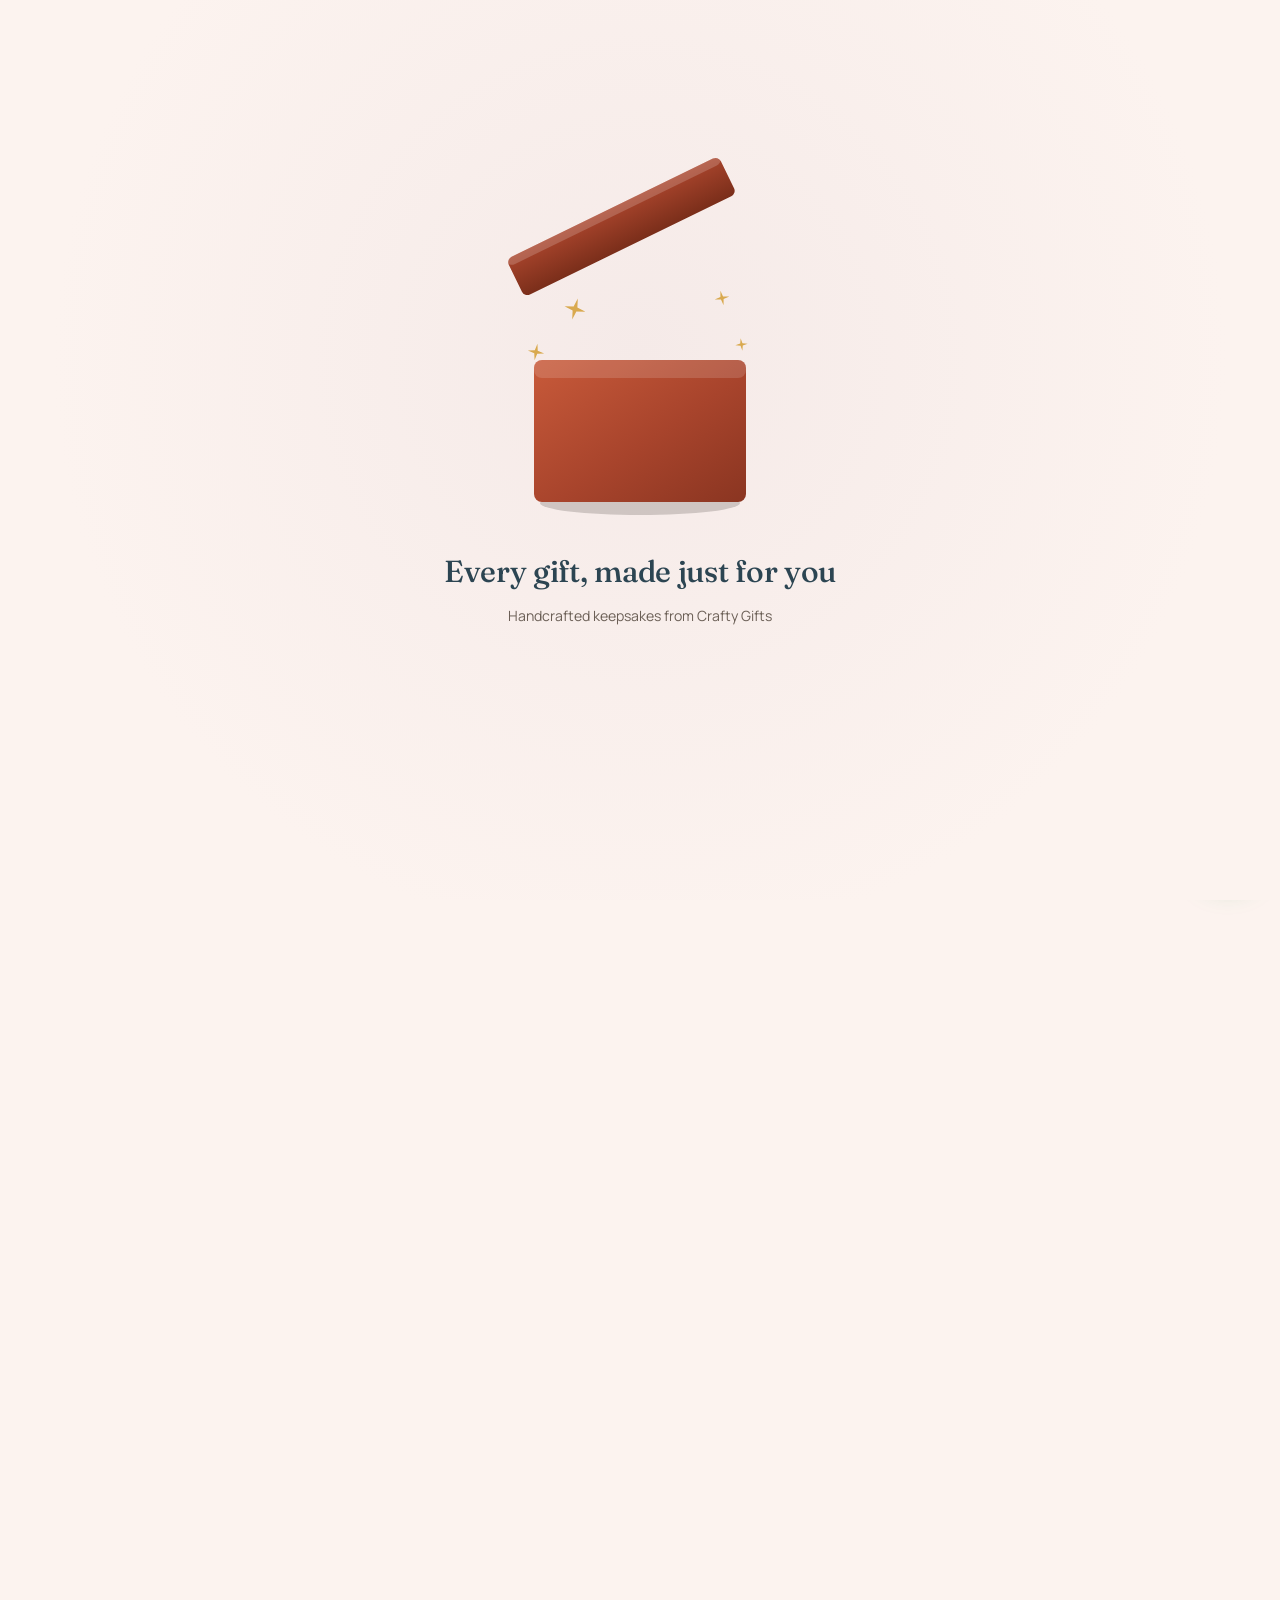
<file: index.html>
<!DOCTYPE html>
<html lang="en">
<head>
<meta charset="UTF-8">
<meta name="viewport" content="width=device-width, initial-scale=1.0">
<title>Crafty Gifts — Custom Engraved Keepsakes, Portsaid</title>
<meta name="description" content="Custom engraved acrylic plaques, keepsakes and gifts, handmade in Portsaid, Egypt. Graduation, baby, wedding, and corporate gifts made to order.">
<link rel="stylesheet" href="assets/css/style.css">
</head>
<body data-page="home">

<div id="pageIntro" class="page-intro">
  <div class="intro-stage">
    <svg class="intro-shadow" width="220" height="30" viewBox="0 0 220 30"><ellipse cx="110" cy="15" rx="100" ry="12" fill="rgba(23,17,13,0.18)"/></svg>

    <svg class="intro-box-body" width="220" height="150" viewBox="0 0 220 150">
      <defs>
        <linearGradient id="boxGrad" x1="0" y1="0" x2="1" y2="1">
          <stop offset="0%" stop-color="#c85a3a"/>
          <stop offset="55%" stop-color="#a8442c"/>
          <stop offset="100%" stop-color="#8a3521"/>
        </linearGradient>
      </defs>
      <rect x="4" y="4" width="212" height="142" rx="8" fill="url(#boxGrad)"/>
      <rect x="4" y="4" width="212" height="18" rx="8" fill="#ffffff" opacity="0.14"/>
    </svg>

    <svg class="intro-ribbon-v" width="34" height="150" viewBox="0 0 34 150">
      <defs>
        <linearGradient id="ribbonGradV" x1="0" y1="0" x2="1" y2="0">
          <stop offset="0%" stop-color="#16262e"/>
          <stop offset="45%" stop-color="#3d5866"/>
          <stop offset="55%" stop-color="#3d5866"/>
          <stop offset="100%" stop-color="#16262e"/>
        </linearGradient>
      </defs>
      <rect x="0" y="0" width="34" height="150" fill="url(#ribbonGradV)"/>
    </svg>
    <svg class="intro-ribbon-h" width="220" height="34" viewBox="0 0 220 34">
      <defs>
        <linearGradient id="ribbonGradH" x1="0" y1="0" x2="0" y2="1">
          <stop offset="0%" stop-color="#16262e"/>
          <stop offset="45%" stop-color="#3d5866"/>
          <stop offset="55%" stop-color="#3d5866"/>
          <stop offset="100%" stop-color="#16262e"/>
        </linearGradient>
      </defs>
      <rect x="0" y="0" width="220" height="34" fill="url(#ribbonGradH)"/>
    </svg>

    <svg class="intro-lid" width="240" height="46" viewBox="0 0 240 46">
      <defs>
        <linearGradient id="lidGrad" x1="0" y1="0" x2="0" y2="1">
          <stop offset="0%" stop-color="#a8442c"/>
          <stop offset="100%" stop-color="#7a2e1a"/>
        </linearGradient>
      </defs>
      <rect x="2" y="2" width="236" height="42" rx="6" fill="url(#lidGrad)"/>
      <rect x="2" y="2" width="236" height="8" rx="6" fill="#ffffff" opacity="0.18"/>
    </svg>

    <svg class="intro-bow" width="120" height="80" viewBox="0 0 120 80">
      <defs>
        <linearGradient id="bowBackGrad" x1="0" y1="0" x2="1" y2="1">
          <stop offset="0%" stop-color="#2c4552"/>
          <stop offset="100%" stop-color="#16262e"/>
        </linearGradient>
        <linearGradient id="bowFrontGrad" x1="0" y1="0" x2="1" y2="1">
          <stop offset="0%" stop-color="#4d6672"/>
          <stop offset="100%" stop-color="#2c4552"/>
        </linearGradient>
        <linearGradient id="knotGrad" x1="0" y1="0" x2="1" y2="1">
          <stop offset="0%" stop-color="#c85a3a"/>
          <stop offset="100%" stop-color="#8a3521"/>
        </linearGradient>
      </defs>
      <path d="M60 40 C30 5, 2 12, 6 35 C10 55, 40 52, 60 40Z" fill="url(#bowBackGrad)"/>
      <path d="M60 40 C90 5, 118 12, 114 35 C110 55, 80 52, 60 40Z" fill="url(#bowBackGrad)"/>
      <path d="M60 40 C34 12, 10 18, 13 36 C16 50, 42 48, 60 40Z" fill="url(#bowFrontGrad)"/>
      <path d="M60 40 C86 12, 110 18, 107 36 C104 50, 78 48, 60 40Z" fill="url(#bowFrontGrad)"/>
      <path d="M52 44 L44 74 L58 66 Z" fill="url(#bowBackGrad)"/>
      <path d="M68 44 L76 74 L62 66 Z" fill="url(#bowBackGrad)"/>
      <circle cx="60" cy="40" r="12" fill="url(#knotGrad)"/>
      <ellipse cx="56" cy="36" rx="4" ry="3" fill="#ffffff" opacity="0.25"/>
    </svg>

    <svg class="intro-sparkle is1" width="26" height="26" viewBox="0 0 24 24" fill="#d9a94e"><path d="M12 2l1.8 8.2L22 12l-8.2 1.8L12 22l-1.8-8.2L2 12l8.2-1.8z"/></svg>
    <svg class="intro-sparkle is2" width="18" height="18" viewBox="0 0 24 24" fill="#d9a94e"><path d="M12 2l1.8 8.2L22 12l-8.2 1.8L12 22l-1.8-8.2L2 12l8.2-1.8z"/></svg>
    <svg class="intro-sparkle is3" width="20" height="20" viewBox="0 0 24 24" fill="#d9a94e"><path d="M12 2l1.8 8.2L22 12l-8.2 1.8L12 22l-1.8-8.2L2 12l8.2-1.8z"/></svg>
    <svg class="intro-sparkle is4" width="15" height="15" viewBox="0 0 24 24" fill="#d9a94e"><path d="M12 2l1.8 8.2L22 12l-8.2 1.8L12 22l-1.8-8.2L2 12l8.2-1.8z"/></svg>
  </div>
  <div class="intro-text">
    <h2>Every gift, made just for you</h2>
    <p>Handcrafted keepsakes from Crafty Gifts</p>
  </div>
</div>

<div id="header-placeholder"></div>
<script src="assets/js/products.js"></script>
<script src="assets/js/common.js"></script>

<div class="site-content" id="siteContent">


<main>
  <section class="wrap hero">
    <div>
      <span class="eyebrow">Portsaid, Egypt · Made to Order</span>
      <h1>Gifts engraved with <em>meaning</em>, made by hand.</h1>
      <p class="lead">Custom acrylic plaques, keepsakes, and personalized gifts for graduations, newborns, weddings, and everyday moments worth remembering.</p>
      <div class="hero-ctas">
        <a href="shop.html" class="btn btn-primary">Shop All Gifts</a>
        <a href="categories.html" class="btn btn-outline">Browse Categories</a>
      </div>
    </div>
    <div class="hero-media">
      <img class="hm1" src="assets/products/newborn-plaque-farah.jpg" alt="Newborn birth details plaque" data-parallax="0.06">
      <img class="hm2" src="assets/products/newborn-circle-pauly.jpg" alt="Baby birth circle plaque" data-parallax="-0.04">
    </div>
  </section>

  <section class="wrap section-tight">
    <div class="video-showcase reveal">
      <video id="monthlyShowcaseVideo" autoplay muted loop playsinline poster="assets/products/graduation-photo-plaque-marble.jpg">
        <source src="assets/video/monthly-showcase.mp4" type="video/mp4">
      </video>
      <div class="vs-overlay">
        <span class="eyebrow">Featured This Month</span>
        <h2>See this month's pieces in motion</h2>
      </div>
    </div>
  </section>

  <section class="wrap section-tight">
    <div class="section-head reveal center">
      <span class="eyebrow" style="justify-content:center;">Shop by Category</span>
      <h2 class="text-reveal">Find the perfect piece</h2>
    </div>
    <div class="cat-tile-grid" id="homeCategoryGrid"></div>
  </section>

  <section class="wrap section">
    <div class="section-head-row reveal">
      <div>
        <span class="eyebrow">Customer Favorites</span>
        <h2 class="text-reveal">Best Sellers</h2>
      </div>
      <a href="best-sellers.html" class="view-all-link">View All Best Sellers <svg viewBox="0 0 24 24" fill="none" stroke="currentColor" stroke-width="2"><path d="M5 12h14M13 6l6 6-6 6"/></svg></a>
    </div>
    <div class="bento-grid" id="homeBestSellers"></div>
  </section>

  <section class="wrap section-tight" style="background:var(--beige); border-radius: var(--radius-lg); padding: 60px 40px;">
    <div class="section-head-row reveal">
      <div>
        <span class="eyebrow">This Month</span>
        <h2 class="text-reveal">Trending Now</h2>
      </div>
      <a href="trending.html" class="view-all-link">View All Trending <svg viewBox="0 0 24 24" fill="none" stroke="currentColor" stroke-width="2"><path d="M5 12h14M13 6l6 6-6 6"/></svg></a>
    </div>
    <div class="product-grid" id="homeTrending"></div>
  </section>

  <section class="wrap section">
    <div class="section-head-row reveal">
      <div>
        <span class="eyebrow">Just Added</span>
        <h2 class="text-reveal">New Arrivals</h2>
      </div>
      <a href="new-arrivals.html" class="view-all-link">View All New Arrivals <svg viewBox="0 0 24 24" fill="none" stroke="currentColor" stroke-width="2"><path d="M5 12h14M13 6l6 6-6 6"/></svg></a>
    </div>
    <div class="product-grid" id="homeNewArrivals"></div>
  </section>

  <section class="wrap section-tight why-section">
    <div class="section-head reveal center">
      <h2 class="text-reveal">Why Choose Crafty Gifts</h2>
      <p style="margin-left:auto;margin-right:auto;">What makes every piece worth the wait.</p>
    </div>
    <div class="glass-grid">
      <div class="glass-card reveal">
        <div class="glass-icon">
          <svg viewBox="0 0 24 24" fill="none" stroke="currentColor" stroke-width="1.5"><path d="M20.8 4.6c-1.9-1.9-5-1.9-6.9 0L12 6.5l-1.9-1.9c-1.9-1.9-5-1.9-6.9 0-1.9 1.9-1.9 5 0 6.9L12 20.3l8.8-8.8c1.9-1.9 1.9-5 0-6.9z"/></svg>
        </div>
        <h3>Handcrafted</h3>
        <p>Each piece is carefully made with attention to detail.</p>
      </div>
      <div class="glass-card reveal">
        <div class="glass-icon">
          <svg viewBox="0 0 24 24" fill="none" stroke="currentColor" stroke-width="1.5"><path d="M13 2L4 14h6l-1 8 9-12h-6l1-8z"/></svg>
        </div>
        <h3>Personalized</h3>
        <p>Fully customizable to make it uniquely yours.</p>
      </div>
      <div class="glass-card reveal">
        <div class="glass-icon">
          <svg viewBox="0 0 24 24" fill="none" stroke="currentColor" stroke-width="1.5"><path d="M12 2.5l3.09 6.26L22 9.77l-5 4.87 1.18 6.88L12 18.27l-6.18 3.25L7 14.64l-5-4.87 6.91-1.01z"/></svg>
        </div>
        <h3>Premium Quality</h3>
        <p>Premium materials and laser engraving that lasts.</p>
      </div>
    </div>
  </section>

  <section class="wrap section-tight" id="reviews">
    <div class="section-head reveal center">
      <span class="eyebrow" style="justify-content:center;">Customer Reviews</span>
      <h2 class="text-reveal">What customers say</h2>
      <p style="margin-left:auto;margin-right:auto;">A few words from people we've made gifts for.</p>
    </div>
    <div class="reviews-scroll" id="reviewsGrid"></div>
  </section>
</main>

<div id="footer-placeholder"></div>

<script>
  document.getElementById("homeCategoryGrid").innerHTML = CATEGORIES.map(c => `
    <a href="category.html?cat=${c.slug}" class="cat-tile reveal">
      <img src="${c.tile}" alt="${c.name}">
      <div class="cat-tile-label">
        <span class="count">${getProductsByCategory(c.slug).length} pieces</span>
        <h3>${c.name}</h3>
      </div>
    </a>`).join("");

  renderBentoGrid(document.getElementById("homeBestSellers"), getProductsByTag("bestseller"));
  renderProductGrid(document.getElementById("homeTrending"), getProductsByTag("trending").slice(0, 4));
  renderProductGrid(document.getElementById("homeNewArrivals"), getProductsByTag("new").slice(0, 4));

  const REVIEWS = [
    { stars: 5, quote: "The plaque for my brother's graduation came out even better than I imagined. Fast delivery too!", who: "Yasmin A.", where: "Cairo" },
    { stars: 5, quote: "Ordered a corporate stand for our office — professional finish and they sent a preview before making it.", who: "Ahmed S.", where: "Portsaid" },
    { stars: 5, quote: "Beautiful newborn plaque, the engraving glow looks amazing in photos. Highly recommend.", who: "Nourhan M.", where: "Alexandria" },
    { stars: 4, quote: "Quick replies, fair prices, and the quality is really solid for the price.", who: "Karim H.", where: "Portsaid" },
    { stars: 5, quote: "The name charm for my car came out beautifully — exactly what I asked for and arrived so fast.", who: "Rana T.", where: "Giza" },
  ];
  document.getElementById("reviewsGrid").innerHTML = REVIEWS.map(r => `
    <div class="review-card reveal">
      <div class="review-stars">${"★".repeat(r.stars)}${"☆".repeat(5 - r.stars)}</div>
      <p class="review-quote">"${r.quote}"</p>
      <div class="review-who">${r.who}</div>
      <div class="review-where">${r.where}</div>
    </div>`).join("");

  observeReveals();
</script>

</div>

<script>
  (function() {
    const intro = document.getElementById("pageIntro");
    const content = document.getElementById("siteContent");
    const alreadySeen = sessionStorage.getItem("craftyIntroShown");

    if (alreadySeen) {
      intro.style.display = "none";
      content.classList.add("revealed");
      return;
    }

    document.body.classList.add("intro-locked");

    setTimeout(() => intro.classList.add("opening"), 500);
    setTimeout(() => intro.classList.add("revealed-text"), 1300);
    setTimeout(() => {
      intro.classList.add("exiting");
      content.classList.add("revealed");
      document.body.classList.remove("intro-locked");
    }, 2500);
    setTimeout(() => {
      intro.style.display = "none";
      sessionStorage.setItem("craftyIntroShown", "1");
    }, 3300);
  })();
</script>

</body>
</html>
</file>
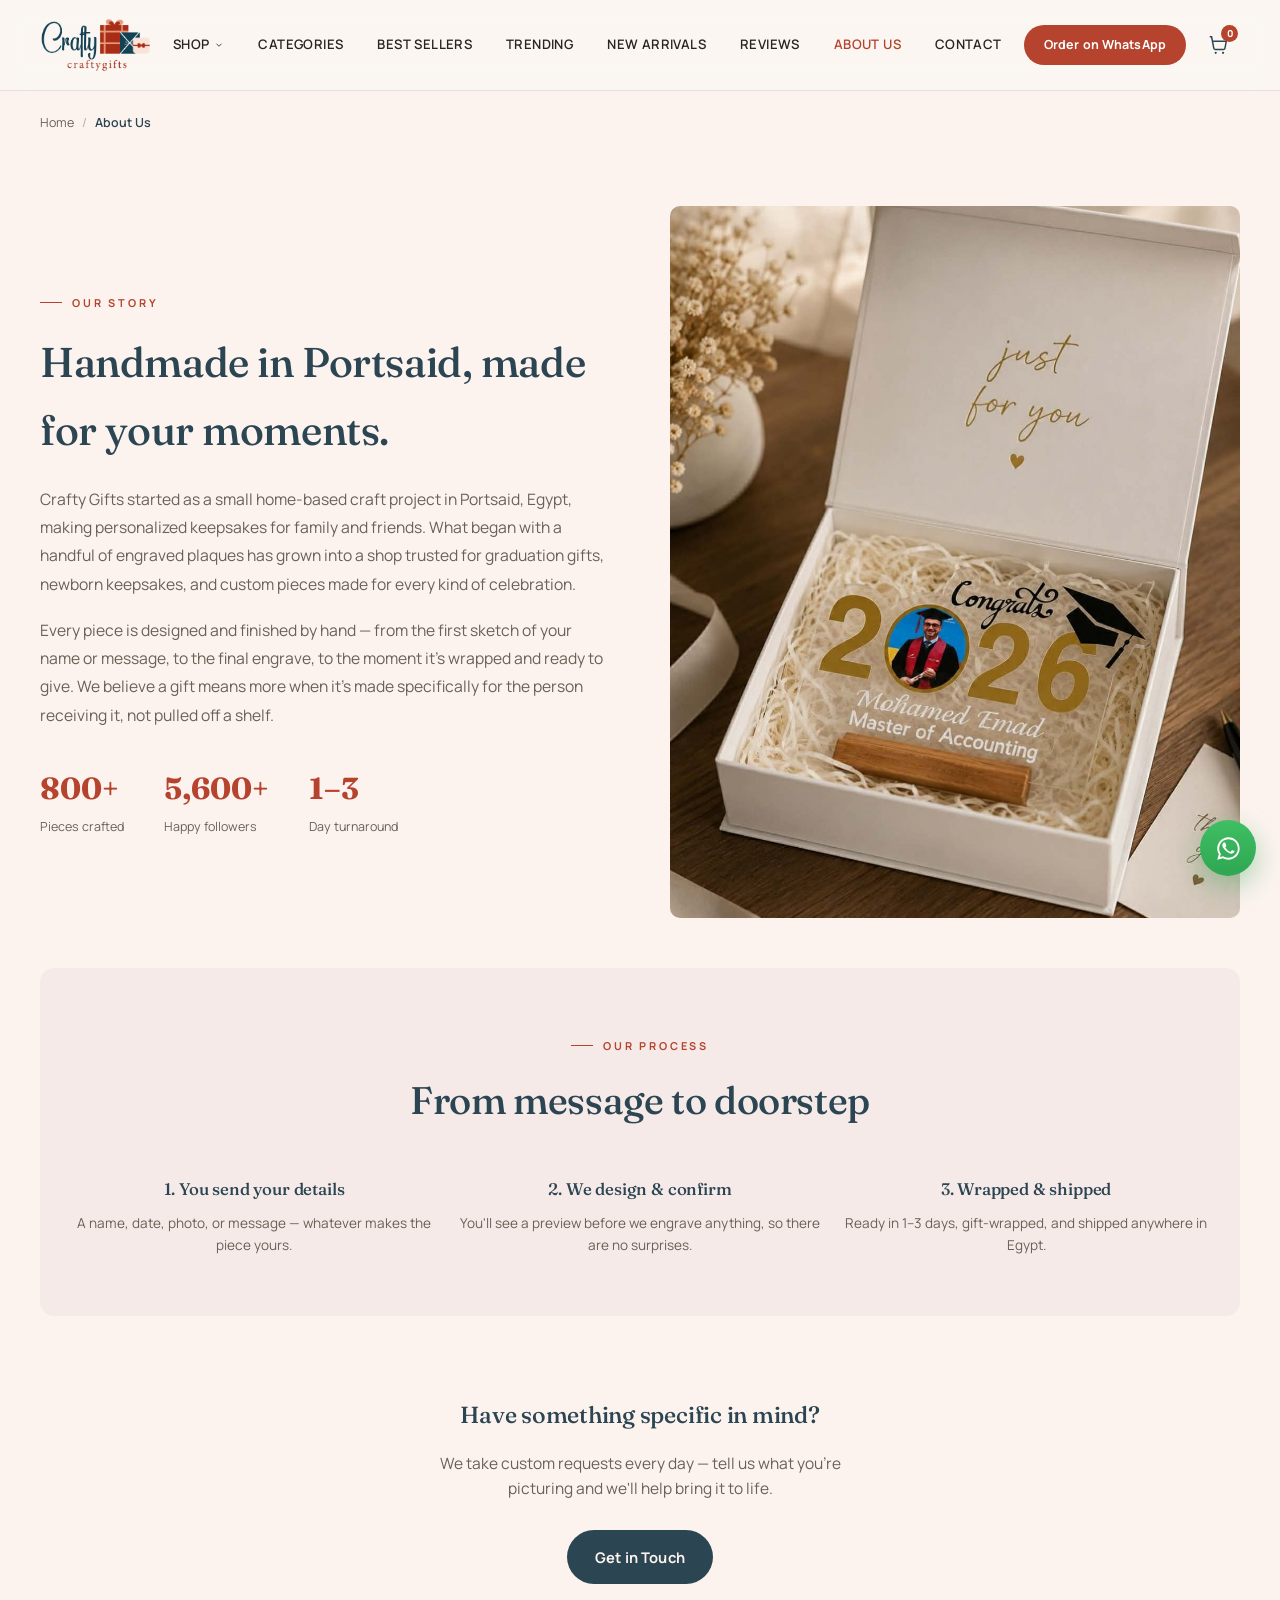
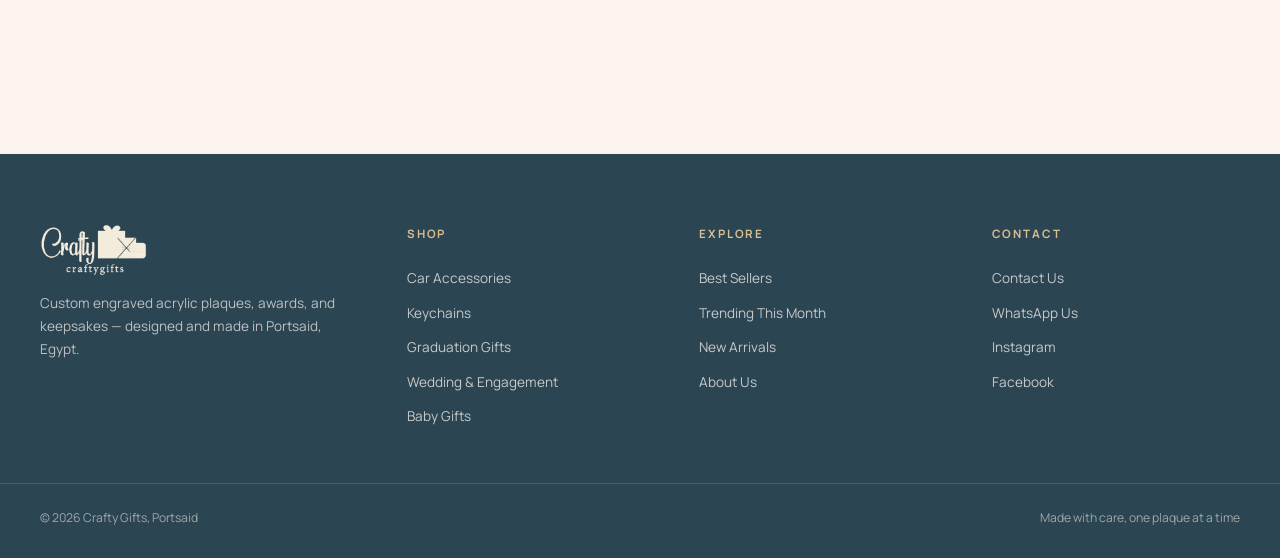
<file: about.html>
<!DOCTYPE html>
<html lang="en">
<head>
<meta charset="UTF-8">
<meta name="viewport" content="width=device-width, initial-scale=1.0">
<title>About Us — Crafty Gifts</title>
<link rel="stylesheet" href="assets/css/style.css">
</head>
<body data-page="about">

<div id="header-placeholder"></div>
<script src="assets/js/products.js"></script>
<script src="assets/js/common.js"></script>

<main class="wrap">
  <nav class="breadcrumb"><a href="index.html">Home</a><span class="sep">/</span><span class="current">About Us</span></nav>

  <section class="section-tight">
    <div class="split">
      <div class="reveal">
        <span class="eyebrow">Our Story</span>
        <h1 class="text-reveal" style="font-size:clamp(1.9rem,3.4vw,2.6rem); margin:16px 0 20px;">Handmade in Portsaid, made for your moments.</h1>
        <p style="color:var(--ink-soft); font-size:0.98rem; line-height:1.8; margin-bottom:18px;">
          Crafty Gifts started as a small home-based craft project in Portsaid, Egypt, making personalized keepsakes for family and friends. What began with a handful of engraved plaques has grown into a shop trusted for graduation gifts, newborn keepsakes, and custom pieces made for every kind of celebration.
        </p>
        <p style="color:var(--ink-soft); font-size:0.98rem; line-height:1.8;">
          Every piece is designed and finished by hand — from the first sketch of your name or message, to the final engrave, to the moment it's wrapped and ready to give. We believe a gift means more when it's made specifically for the person receiving it, not pulled off a shelf.
        </p>
        <div class="stat-row">
          <div><strong>800+</strong><span>Pieces crafted</span></div>
          <div><strong>5,600+</strong><span>Happy followers</span></div>
          <div><strong>1–3</strong><span>Day turnaround</span></div>
        </div>
      </div>
      <img class="reveal" src="assets/products/graduation-photo-plaque-unboxing.jpg" alt="Crafty Gifts packaging and keepsake">
    </div>
  </section>

  <section class="section-tight" style="background:var(--beige); border-radius: var(--radius-lg); padding: 60px 32px;">
    <div class="section-head reveal center">
      <span class="eyebrow" style="justify-content:center;">Our Process</span>
      <h2 class="text-reveal">From message to doorstep</h2>
    </div>
    <div class="cat-tile-grid" style="grid-template-columns: repeat(3, 1fr);">
      <div class="reveal" style="text-align:center;">
        <h3 style="font-size:1.05rem;margin-bottom:8px;">1. You send your details</h3>
        <p style="font-size:0.85rem;color:var(--ink-soft);">A name, date, photo, or message — whatever makes the piece yours.</p>
      </div>
      <div class="reveal" style="text-align:center;">
        <h3 style="font-size:1.05rem;margin-bottom:8px;">2. We design & confirm</h3>
        <p style="font-size:0.85rem;color:var(--ink-soft);">You'll see a preview before we engrave anything, so there are no surprises.</p>
      </div>
      <div class="reveal" style="text-align:center;">
        <h3 style="font-size:1.05rem;margin-bottom:8px;">3. Wrapped & shipped</h3>
        <p style="font-size:0.85rem;color:var(--ink-soft);">Ready in 1–3 days, gift-wrapped, and shipped anywhere in Egypt.</p>
      </div>
    </div>
  </section>

  <section class="section text-center">
    <h2 style="margin-bottom:16px;">Have something specific in mind?</h2>
    <p style="color:var(--ink-soft); max-width:440px; margin:0 auto 28px;">We take custom requests every day — tell us what you're picturing and we'll help bring it to life.</p>
    <a href="contact.html" class="btn btn-primary">Get in Touch</a>
  </section>
</main>

<div id="footer-placeholder"></div>

</body>
</html>
</file>
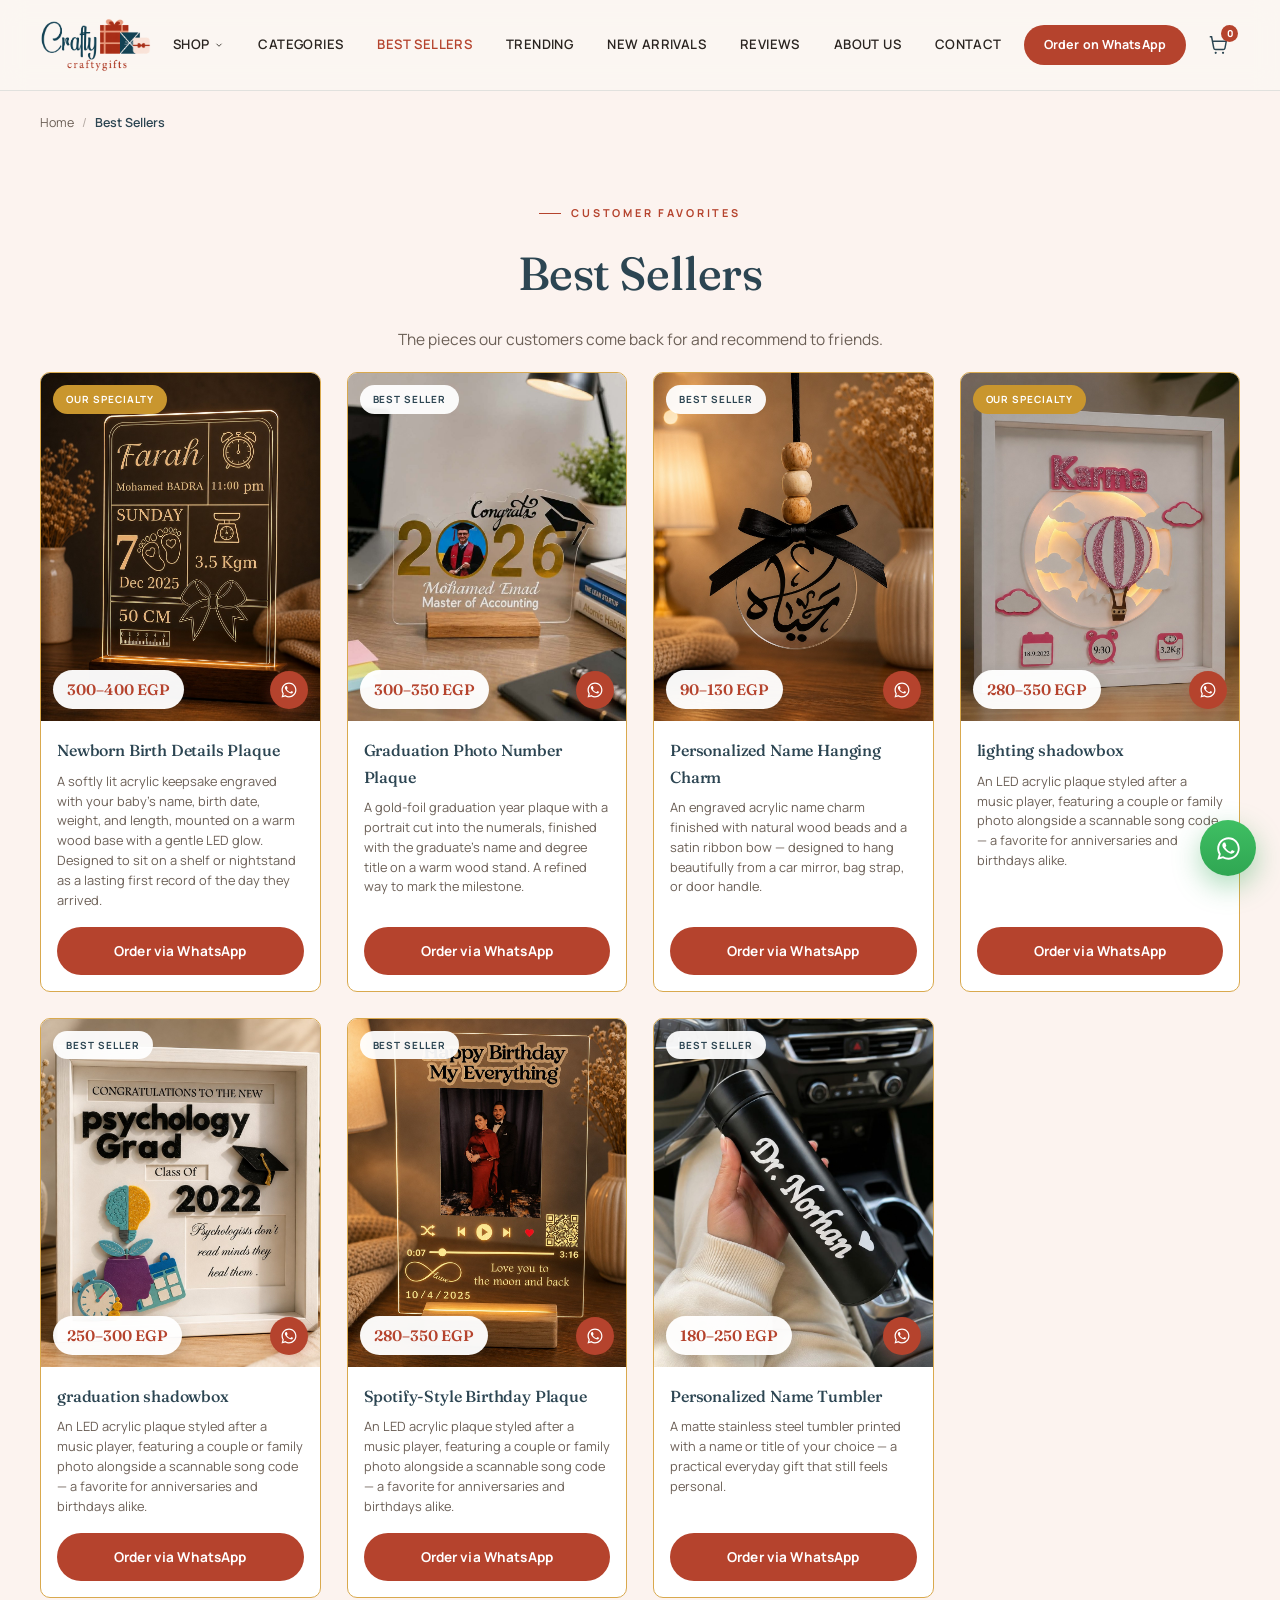
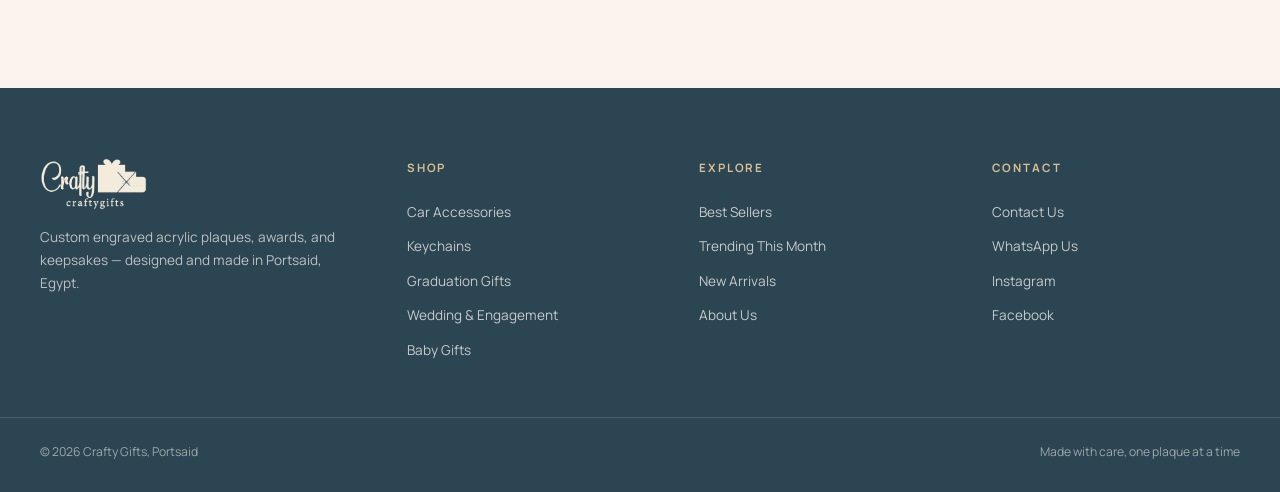
<file: best-sellers.html>
<!DOCTYPE html>
<html lang="en">
<head>
<meta charset="UTF-8">
<meta name="viewport" content="width=device-width, initial-scale=1.0">
<title>Best Sellers — Crafty Gifts</title>
<link rel="stylesheet" href="assets/css/style.css">
</head>
<body data-page="best-sellers">

<div id="header-placeholder"></div>
<script src="assets/js/products.js"></script>
<script src="assets/js/common.js"></script>

<main class="wrap">
  <nav class="breadcrumb"><a href="index.html">Home</a><span class="sep">/</span><span class="current">Best Sellers</span></nav>

  <div class="page-banner">
    <span class="eyebrow" style="justify-content:center;">Customer Favorites</span>
    <h1 class="text-reveal">Best Sellers</h1>
    <p>The pieces our customers come back for and recommend to friends.</p>
  </div>

  <div class="product-grid" id="bestSellersGrid"></div>
</main>

<div id="footer-placeholder"></div>

<script>
  renderProductGrid(document.getElementById("bestSellersGrid"), getProductsByTag("bestseller"));
</script>

</body>
</html>
</file>
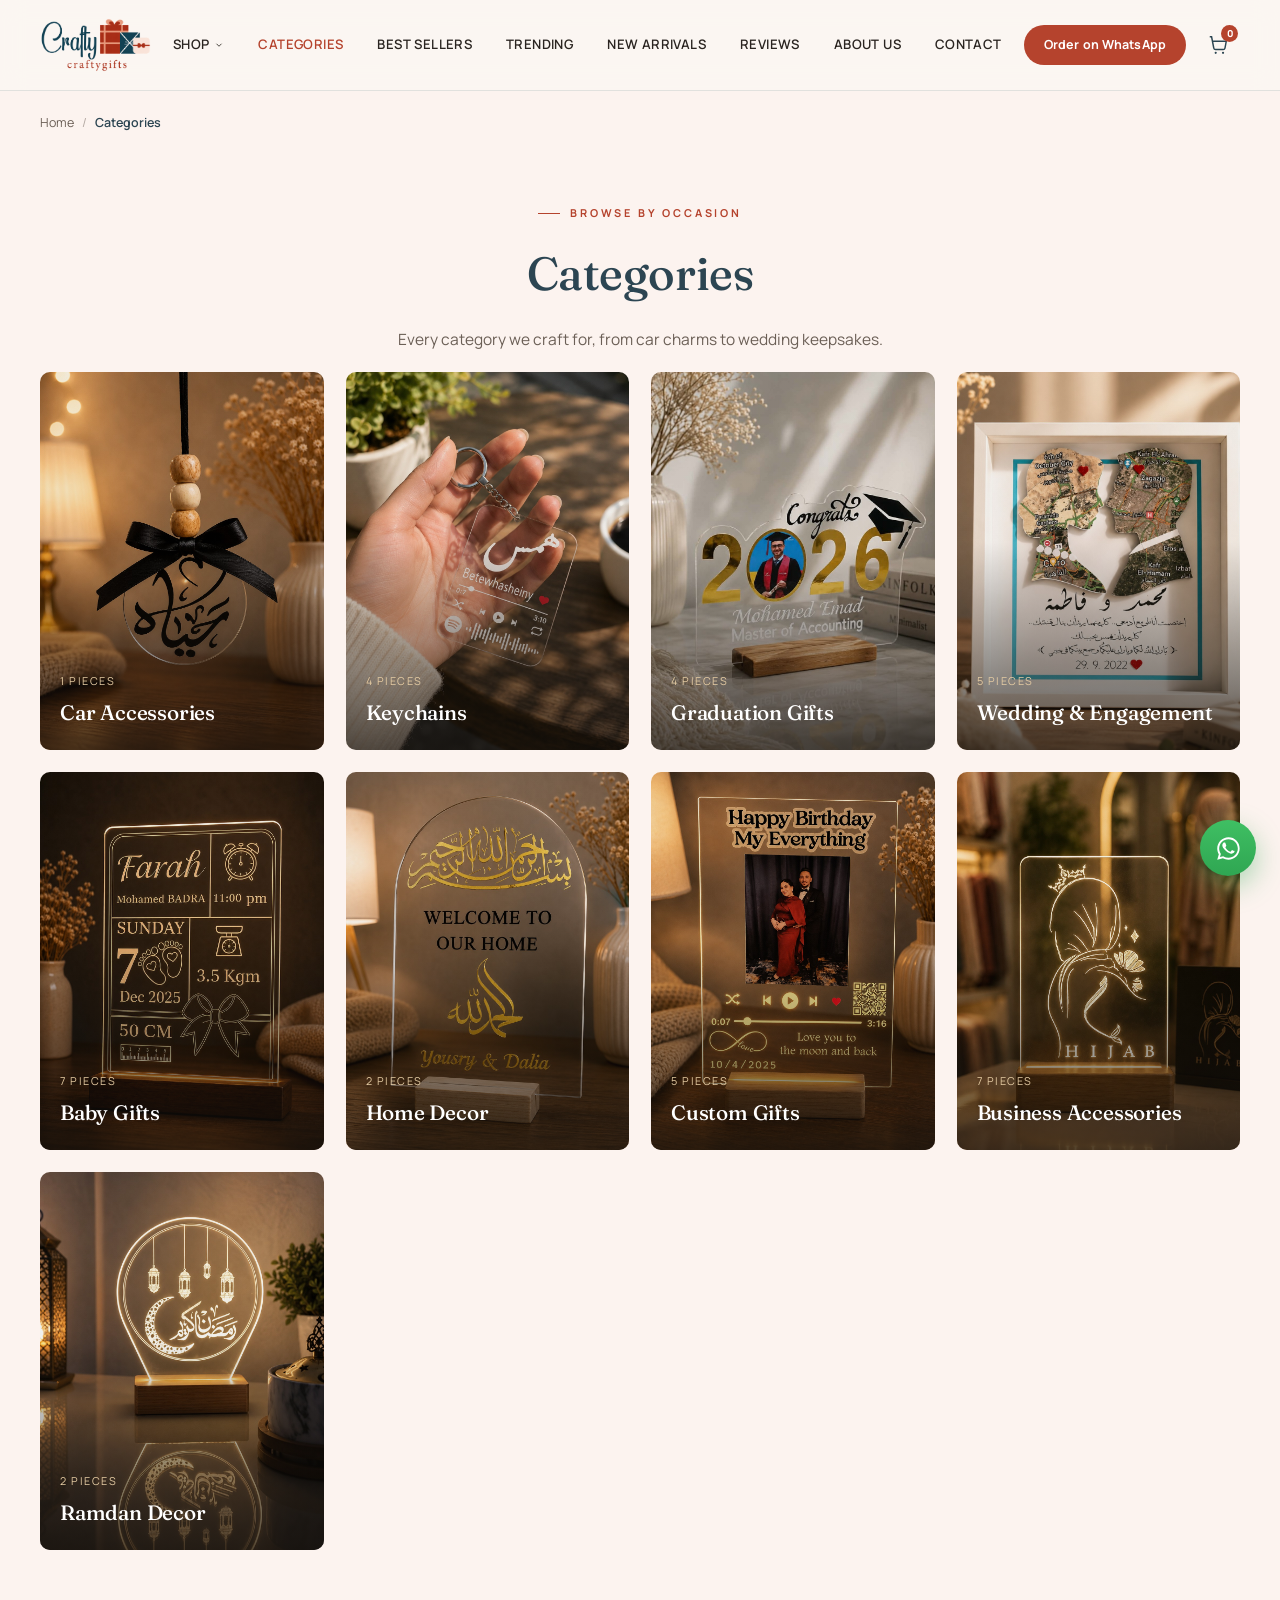
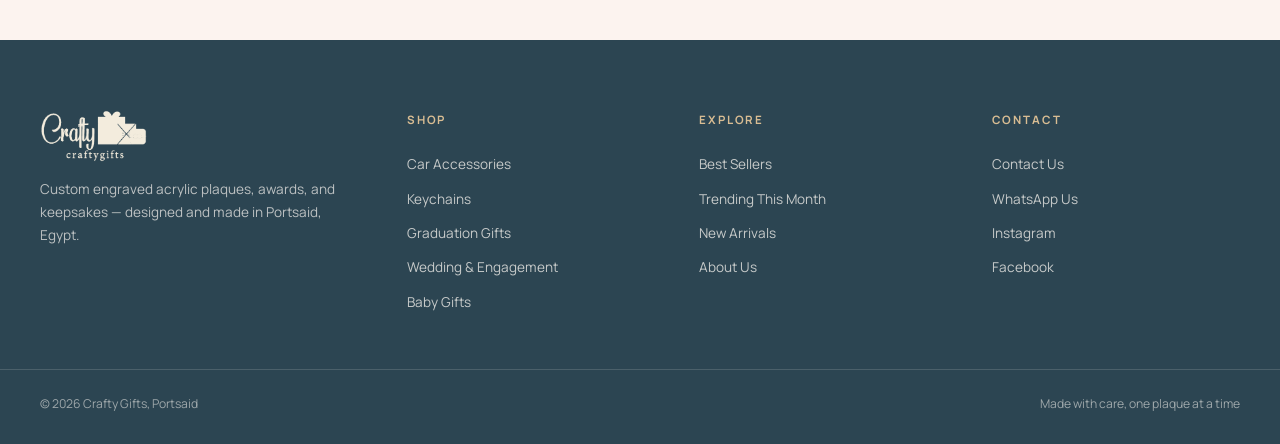
<file: categories.html>
<!DOCTYPE html>
<html lang="en">
<head>
<meta charset="UTF-8">
<meta name="viewport" content="width=device-width, initial-scale=1.0">
<title>Categories — Crafty Gifts</title>
<link rel="stylesheet" href="assets/css/style.css">
</head>
<body data-page="categories">

<div id="header-placeholder"></div>
<script src="assets/js/products.js"></script>
<script src="assets/js/common.js"></script>

<main class="wrap">
  <nav class="breadcrumb"><a href="index.html">Home</a><span class="sep">/</span><span class="current">Categories</span></nav>

  <div class="page-banner">
    <span class="eyebrow" style="justify-content:center;">Browse by Occasion</span>
    <h1 class="text-reveal">Categories</h1>
    <p>Every category we craft for, from car charms to wedding keepsakes.</p>
  </div>

  <div class="cat-tile-grid" id="categoriesGrid" style="margin-bottom: 40px;"></div>
</main>

<div id="footer-placeholder"></div>

<script>
  document.getElementById("categoriesGrid").innerHTML = CATEGORIES.map(c => `
    <a href="category.html?cat=${c.slug}" class="cat-tile reveal">
      <img src="${c.tile}" alt="${c.name}">
      <div class="cat-tile-label">
        <span class="count">${getProductsByCategory(c.slug).length} pieces</span>
        <h3>${c.name}</h3>
      </div>
    </a>`).join("");
  observeReveals();
</script>

</body>
</html>
</file>
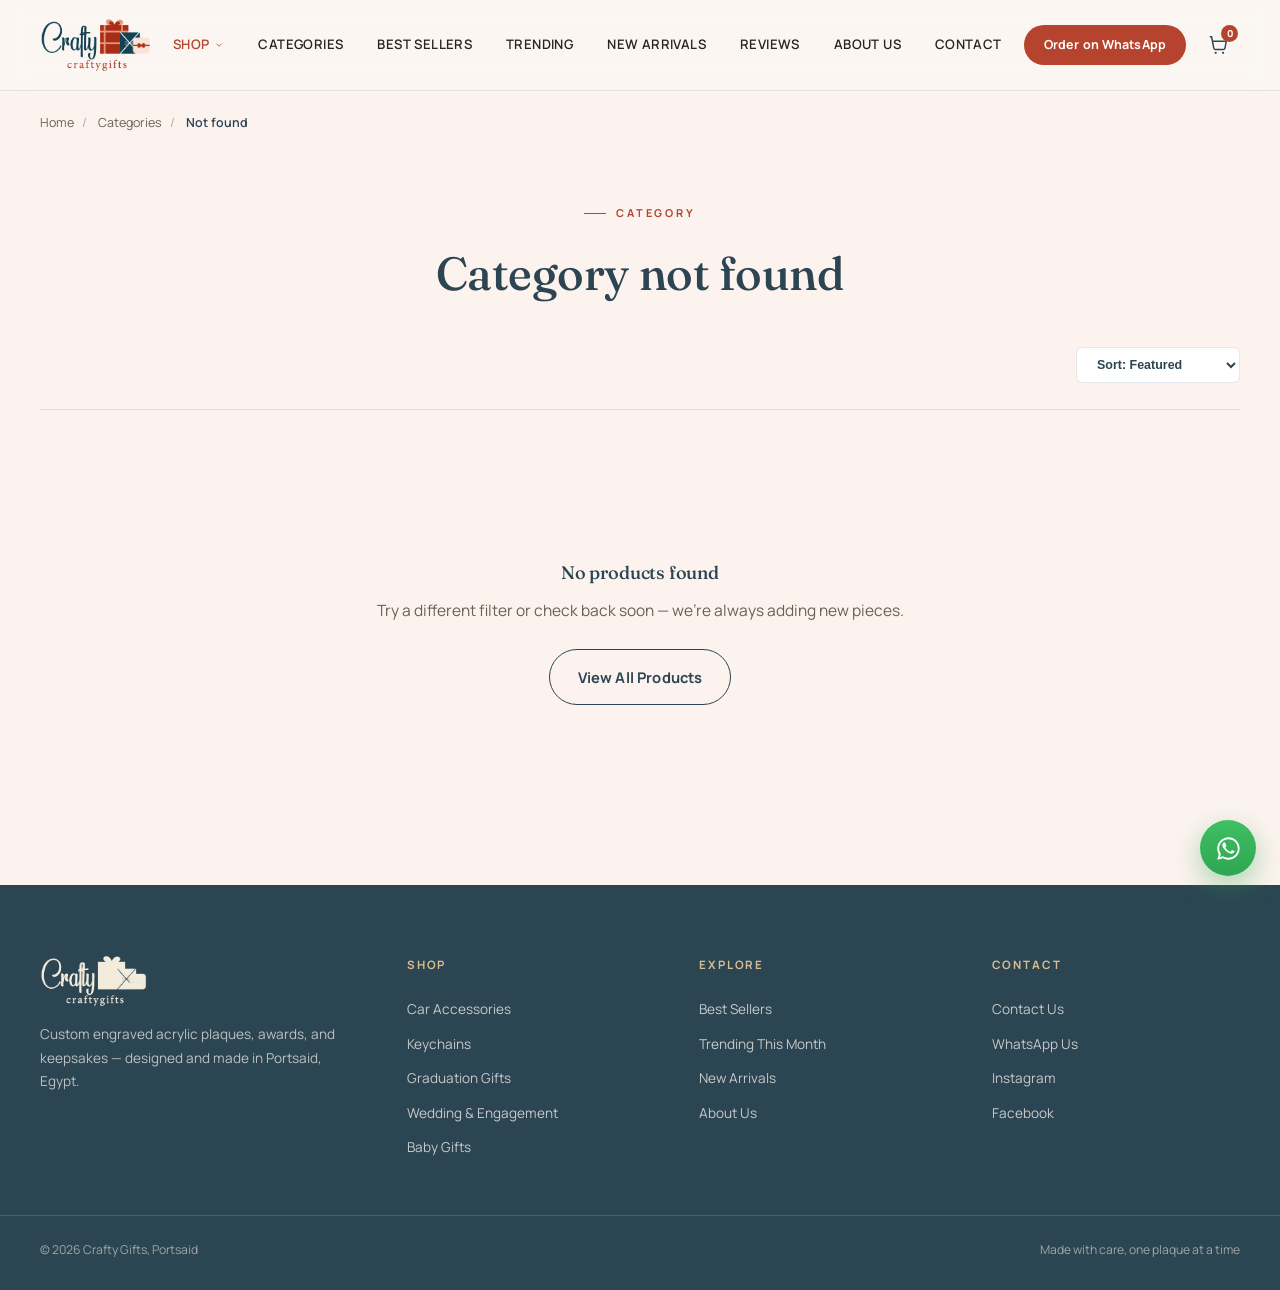
<file: category.html>
<!DOCTYPE html>
<html lang="en">
<head>
<meta charset="UTF-8">
<meta name="viewport" content="width=device-width, initial-scale=1.0">
<title id="pageTitle">Category — Crafty Gifts</title>
<link rel="stylesheet" href="assets/css/style.css">
</head>
<body data-page="shop">

<div id="header-placeholder"></div>
<script src="assets/js/products.js"></script>
<script src="assets/js/common.js"></script>

<main class="wrap">
  <nav class="breadcrumb">
    <a href="index.html">Home</a><span class="sep">/</span>
    <a href="categories.html">Categories</a><span class="sep">/</span>
    <span class="current" id="breadcrumbCurrent">Category</span>
  </nav>

  <div class="page-banner">
    <span class="eyebrow" style="justify-content:center;">Category</span>
    <h1 class="text-reveal" id="categoryTitle">Category</h1>
    <p id="categoryCount"></p>
  </div>

  <div class="filter-bar">
    <div></div>
    <select class="sort-select" id="sortSelect">
      <option value="default">Sort: Featured</option>
      <option value="price-asc">Price: Low to High</option>
      <option value="price-desc">Price: High to Low</option>
      <option value="name-asc">Name: A to Z</option>
    </select>
  </div>

  <div class="product-grid" id="categoryGrid"></div>
</main>

<div id="footer-placeholder"></div>

<script>
  const params = new URLSearchParams(window.location.search);
  const slug = params.get("cat");
  const category = getCategoryBySlug(slug);
  let products = category ? getProductsByCategory(slug) : [];

  if (category) {
    document.getElementById("pageTitle").textContent = category.name + " — Crafty Gifts";
    document.getElementById("categoryTitle").textContent = category.name;
    document.getElementById("breadcrumbCurrent").textContent = category.name;
    document.getElementById("categoryCount").textContent = `${products.length} handcrafted piece${products.length !== 1 ? "s" : ""}`;
  } else {
    document.getElementById("categoryTitle").textContent = "Category not found";
    document.getElementById("breadcrumbCurrent").textContent = "Not found";
  }

  function renderCategory() {
    const sort = document.getElementById("sortSelect").value;
    let list = [...products];
    if (sort === "price-asc") list.sort((a, b) => a.price - b.price);
    else if (sort === "price-desc") list.sort((a, b) => b.price - a.price);
    else if (sort === "name-asc") list.sort((a, b) => a.name.localeCompare(b.name));
    renderProductGrid(document.getElementById("categoryGrid"), list);
  }
  document.getElementById("sortSelect").addEventListener("change", renderCategory);
  renderCategory();
</script>

</body>
</html>
</file>
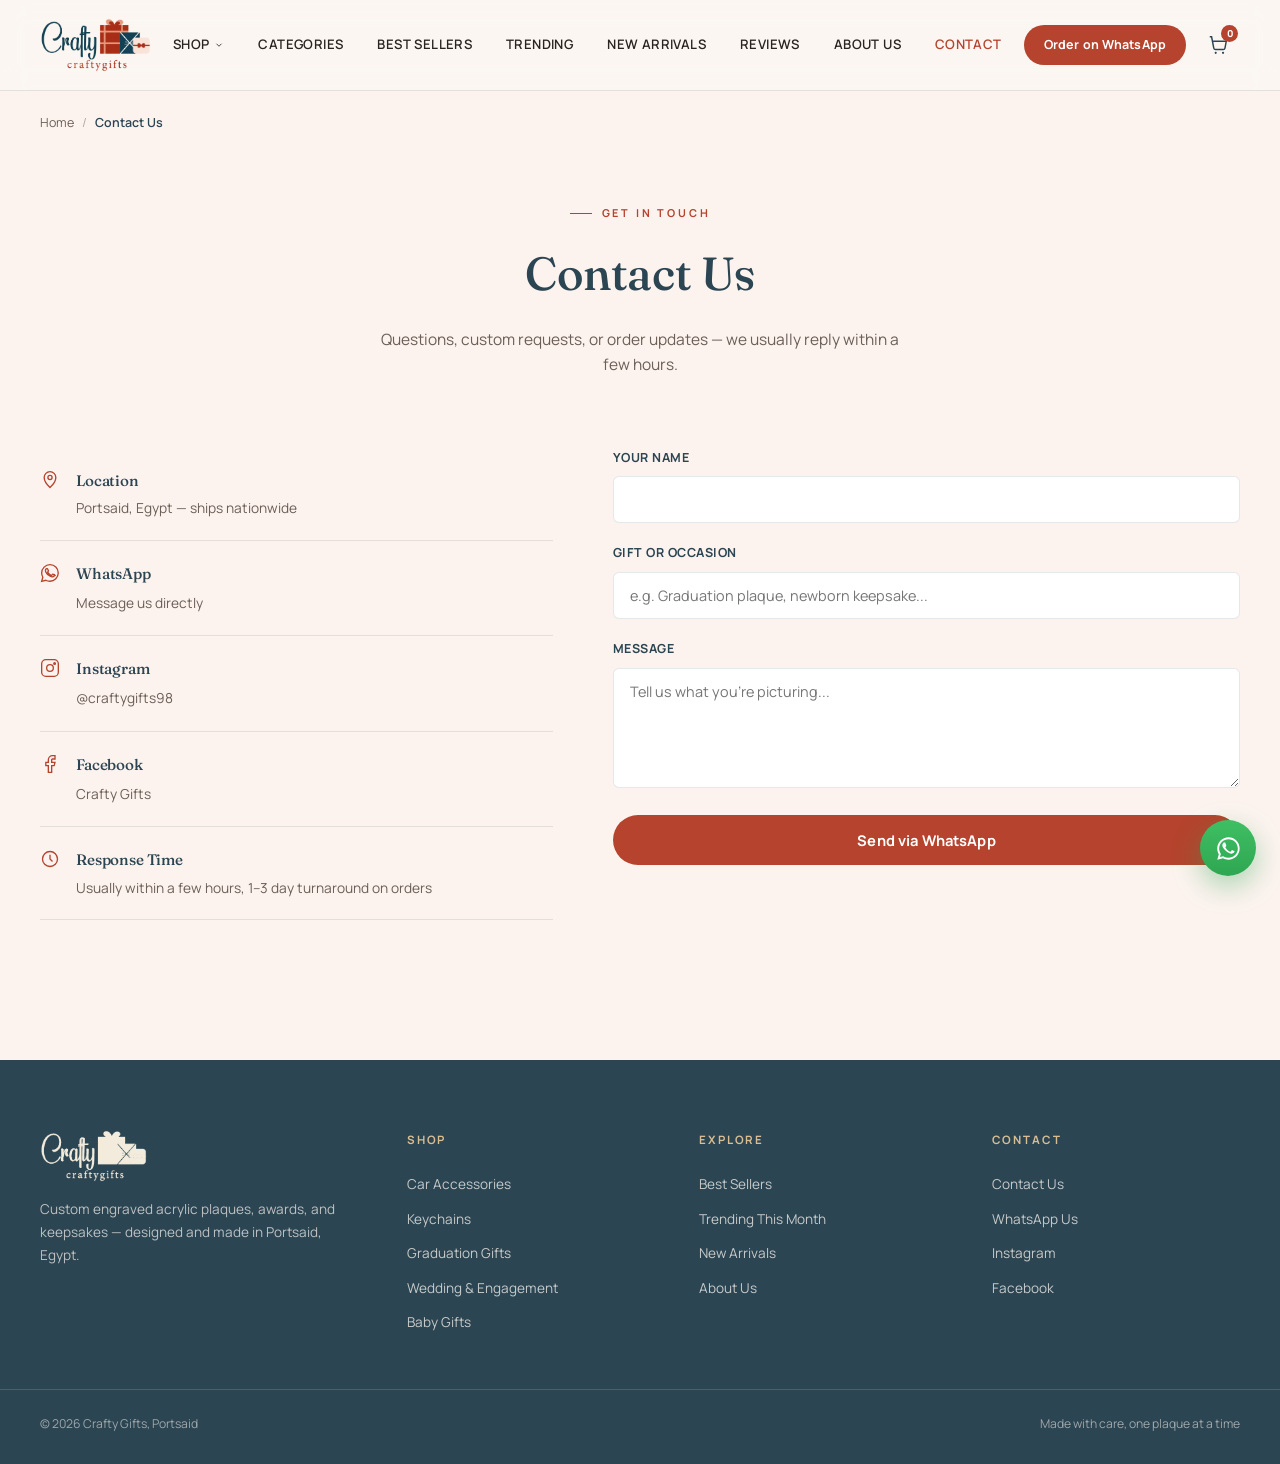
<file: contact.html>
<!DOCTYPE html>
<html lang="en">
<head>
<meta charset="UTF-8">
<meta name="viewport" content="width=device-width, initial-scale=1.0">
<title>Contact Us — Crafty Gifts</title>
<link rel="stylesheet" href="assets/css/style.css">
</head>
<body data-page="contact">

<div id="header-placeholder"></div>
<script src="assets/js/products.js"></script>
<script src="assets/js/common.js"></script>

<main class="wrap">
  <nav class="breadcrumb"><a href="index.html">Home</a><span class="sep">/</span><span class="current">Contact Us</span></nav>

  <div class="page-banner">
    <span class="eyebrow" style="justify-content:center;">Get In Touch</span>
    <h1 class="text-reveal">Contact Us</h1>
    <p>Questions, custom requests, or order updates — we usually reply within a few hours.</p>
  </div>

  <section class="section-tight">
    <div class="contact-grid">
      <div class="reveal">
        <div class="contact-info-item">
          <svg viewBox="0 0 24 24" fill="none" stroke="currentColor" stroke-width="1.6"><path d="M12 21s7-6.5 7-12a7 7 0 10-14 0c0 5.5 7 12 7 12z"/><circle cx="12" cy="9" r="2.5"/></svg>
          <div><h4>Location</h4><p>Portsaid, Egypt — ships nationwide</p></div>
        </div>
        <div class="contact-info-item">
          <svg viewBox="0 0 24 24" fill="none" stroke="currentColor" stroke-width="1.6"><path d="M17.5 14.4c-.3-.1-1.7-.8-2-.9-.3-.1-.5-.1-.6.1-.2.3-.7.9-.9 1.1-.2.2-.3.2-.6.1-.3-.1-1.3-.5-2.4-1.5-.9-.8-1.5-1.8-1.7-2.1-.2-.3 0-.5.1-.6l.4-.5c.1-.2.2-.3.2-.5.1-.2 0-.4 0-.5-.1-.1-.6-1.5-.8-2-.2-.5-.4-.4-.6-.4h-.5c-.2 0-.5.1-.7.3-.2.3-.9.9-.9 2.1s.9 2.5 1.1 2.7c.1.2 1.9 2.9 4.6 4 .6.3 1.1.4 1.5.6.6.2 1.2.2 1.6.1.5-.1 1.7-.7 1.9-1.3.2-.6.2-1.2.2-1.3-.1-.1-.3-.2-.5-.3z"/><path d="M12 2C6.5 2 2 6.5 2 12c0 1.9.5 3.6 1.4 5.1L2 22l5-1.3c1.4.8 3.1 1.2 4.9 1.2 5.5 0 10-4.5 10-10S17.5 2 12 2z"/></svg>
          <div><h4>WhatsApp</h4><a href="#" class="wa-generic-link">Message us directly</a></div>
        </div>
        <div class="contact-info-item">
          <svg viewBox="0 0 24 24" fill="none" stroke="currentColor" stroke-width="1.6"><rect x="2" y="2" width="20" height="20" rx="5"/><circle cx="12" cy="12" r="4"/><circle cx="17.5" cy="6.5" r="1"/></svg>
          <div><h4>Instagram</h4><a href="https://www.instagram.com/craftygifts98/" target="_blank" rel="noopener">@craftygifts98</a></div>
        </div>
        <div class="contact-info-item">
          <svg viewBox="0 0 24 24" fill="none" stroke="currentColor" stroke-width="1.6"><path d="M18 2h-3a5 5 0 00-5 5v3H7v4h3v8h4v-8h3l1-4h-4V7a1 1 0 011-1h3z"/></svg>
          <div><h4>Facebook</h4><a href="https://www.facebook.com/CraftyGifts-104866402062133" target="_blank" rel="noopener">Crafty Gifts</a></div>
        </div>
        <div class="contact-info-item">
          <svg viewBox="0 0 24 24" fill="none" stroke="currentColor" stroke-width="1.6"><circle cx="12" cy="12" r="9"/><path d="M12 7v5l3 3"/></svg>
          <div><h4>Response Time</h4><p>Usually within a few hours, 1–3 day turnaround on orders</p></div>
        </div>
      </div>

      <div class="reveal">
        <form id="contactForm">
          <div class="form-field">
            <label for="cf-name">Your Name</label>
            <input type="text" id="cf-name" required>
          </div>
          <div class="form-field">
            <label for="cf-occasion">Gift or Occasion</label>
            <input type="text" id="cf-occasion" placeholder="e.g. Graduation plaque, newborn keepsake...">
          </div>
          <div class="form-field">
            <label for="cf-message">Message</label>
            <textarea id="cf-message" required placeholder="Tell us what you're picturing..."></textarea>
          </div>
          <button type="submit" class="btn btn-terracotta btn-block">Send via WhatsApp</button>
        </form>
      </div>
    </div>
  </section>
</main>

<div id="footer-placeholder"></div>

<script>
  document.getElementById("contactForm").addEventListener("submit", (e) => {
    e.preventDefault();
    const name = document.getElementById("cf-name").value.trim();
    const occasion = document.getElementById("cf-occasion").value.trim();
    const message = document.getElementById("cf-message").value.trim();
    let text = `Hi Crafty Gifts! My name is ${name}.`;
    if (occasion) text += `\nOccasion/Gift: ${occasion}`;
    text += `\nMessage: ${message}`;
    window.open(waLink(text), "_blank");
  });
</script>

</body>
</html>
</file>
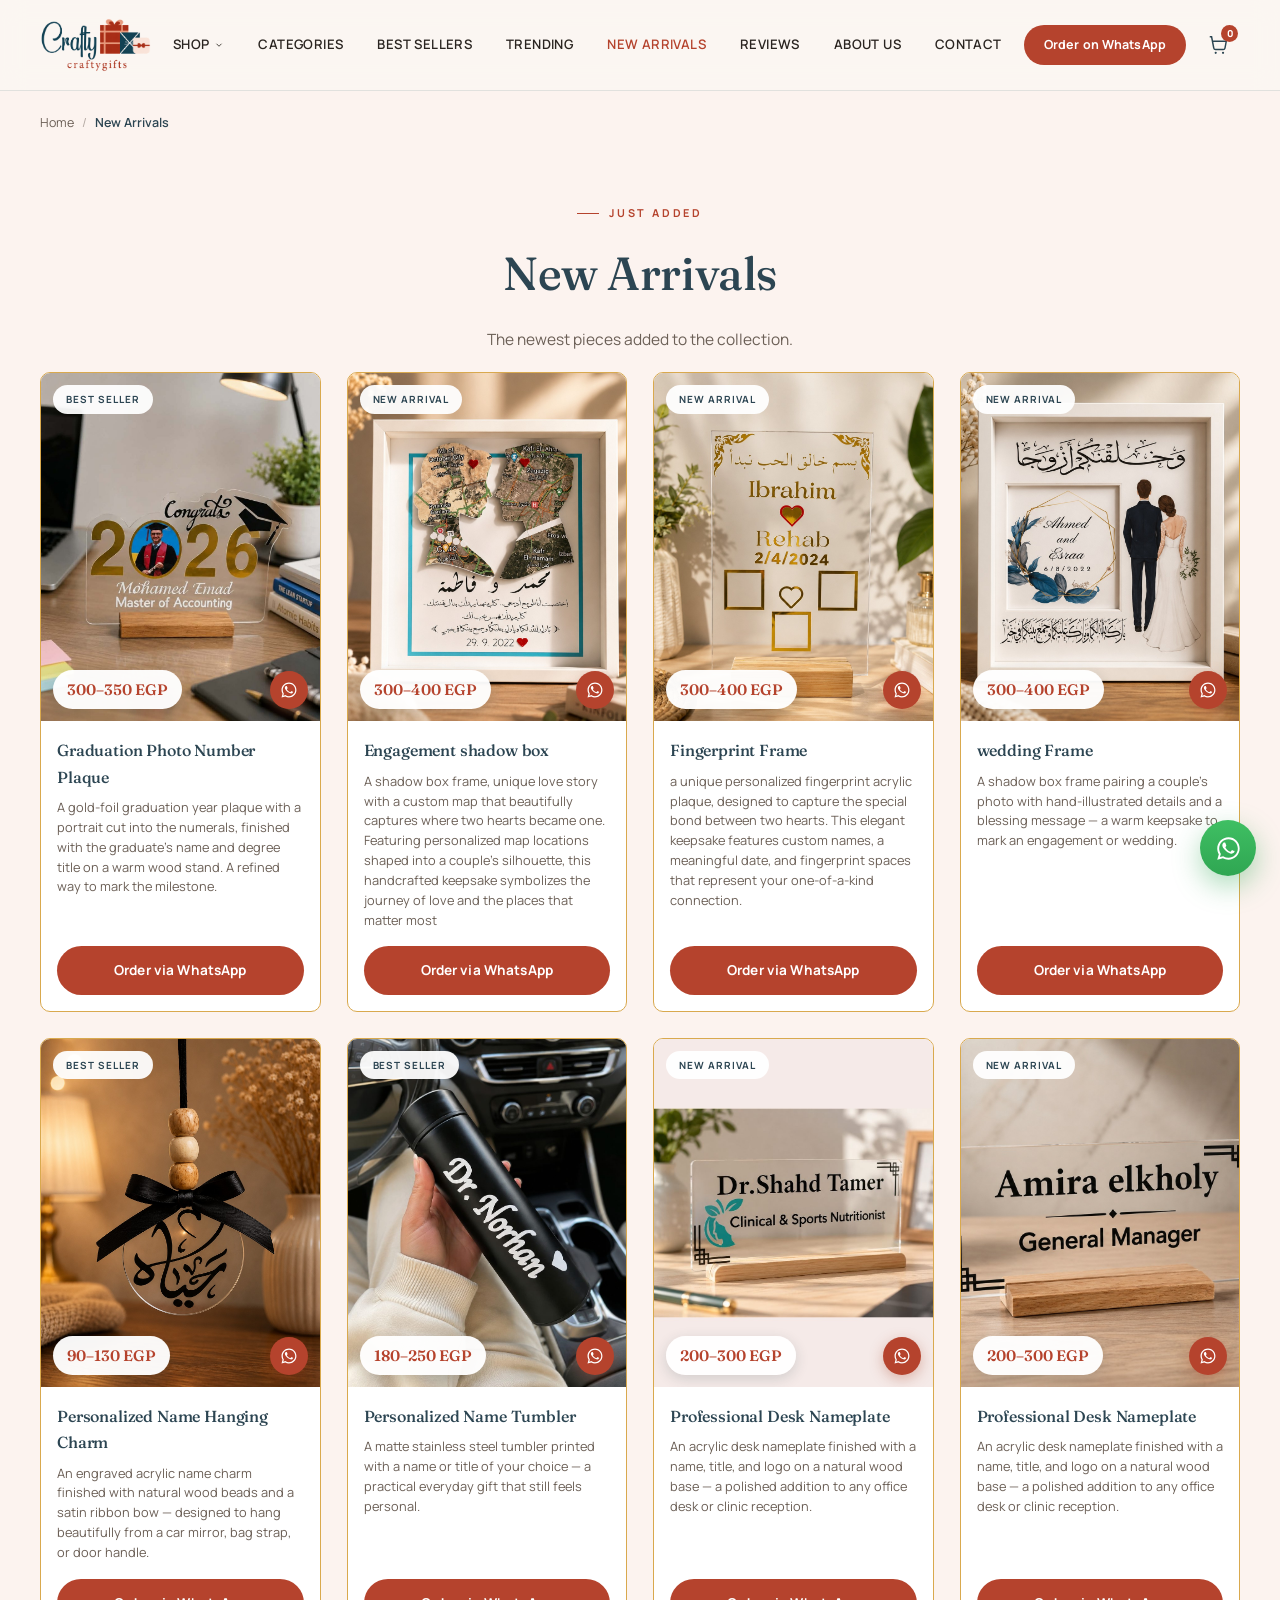
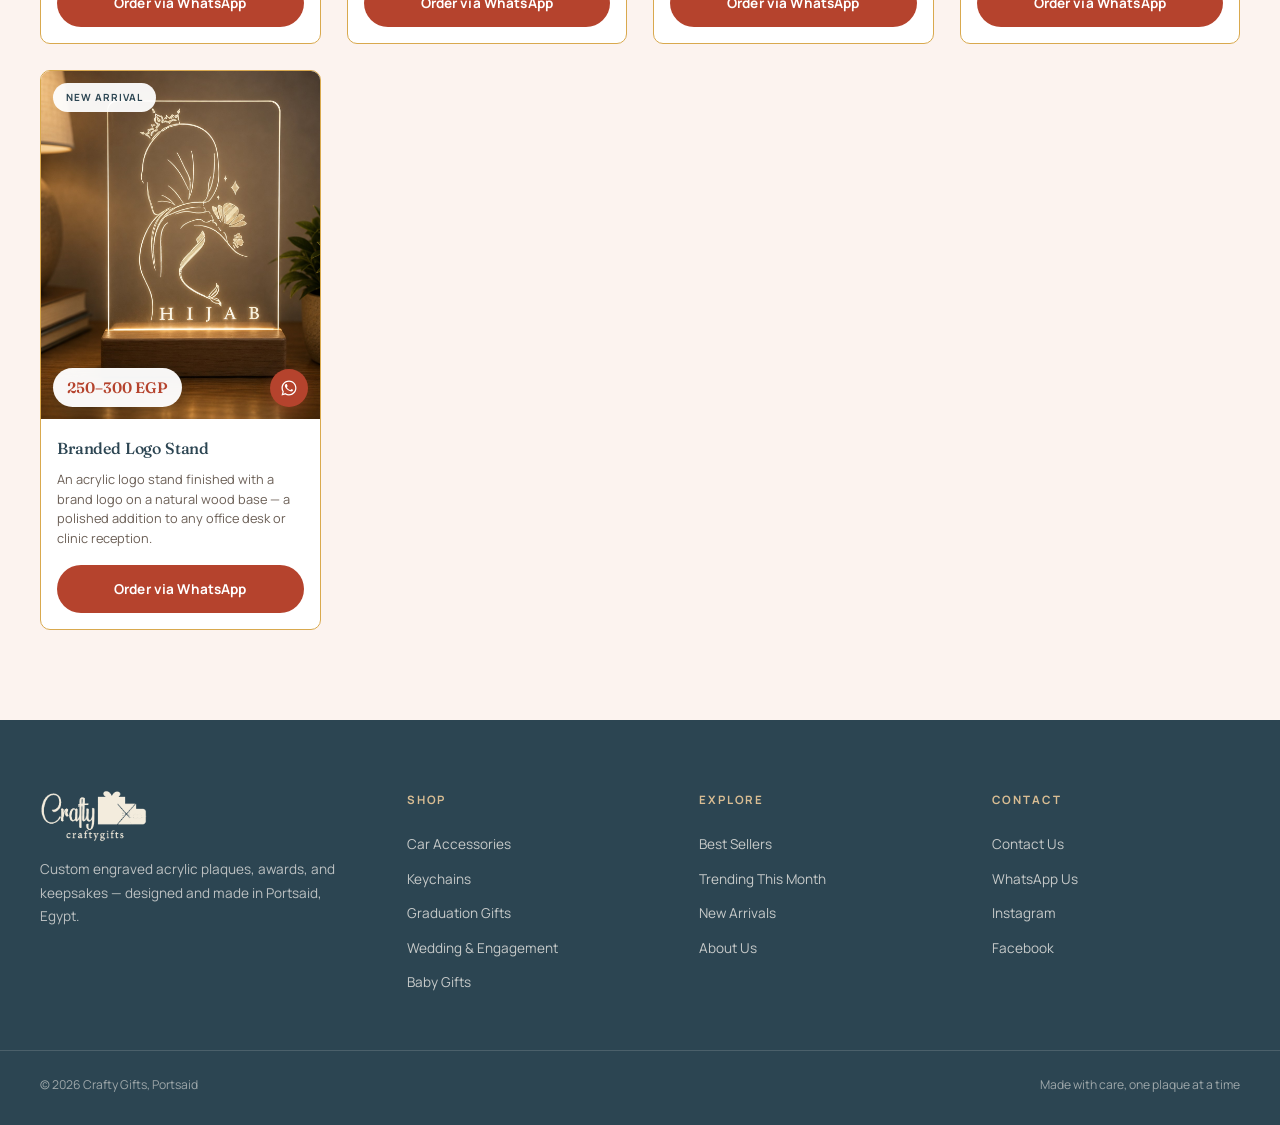
<file: new-arrivals.html>
<!DOCTYPE html>
<html lang="en">
<head>
<meta charset="UTF-8">
<meta name="viewport" content="width=device-width, initial-scale=1.0">
<title>New Arrivals — Crafty Gifts</title>
<link rel="stylesheet" href="assets/css/style.css">
</head>
<body data-page="new-arrivals">

<div id="header-placeholder"></div>
<script src="assets/js/products.js"></script>
<script src="assets/js/common.js"></script>

<main class="wrap">
  <nav class="breadcrumb"><a href="index.html">Home</a><span class="sep">/</span><span class="current">New Arrivals</span></nav>

  <div class="page-banner">
    <span class="eyebrow" style="justify-content:center;">Just Added</span>
    <h1 class="text-reveal">New Arrivals</h1>
    <p>The newest pieces added to the collection.</p>
  </div>

  <div class="product-grid" id="newArrivalsGrid"></div>
</main>

<div id="footer-placeholder"></div>

<script>
  renderProductGrid(document.getElementById("newArrivalsGrid"), getProductsByTag("new"));
</script>

</body>
</html>
</file>
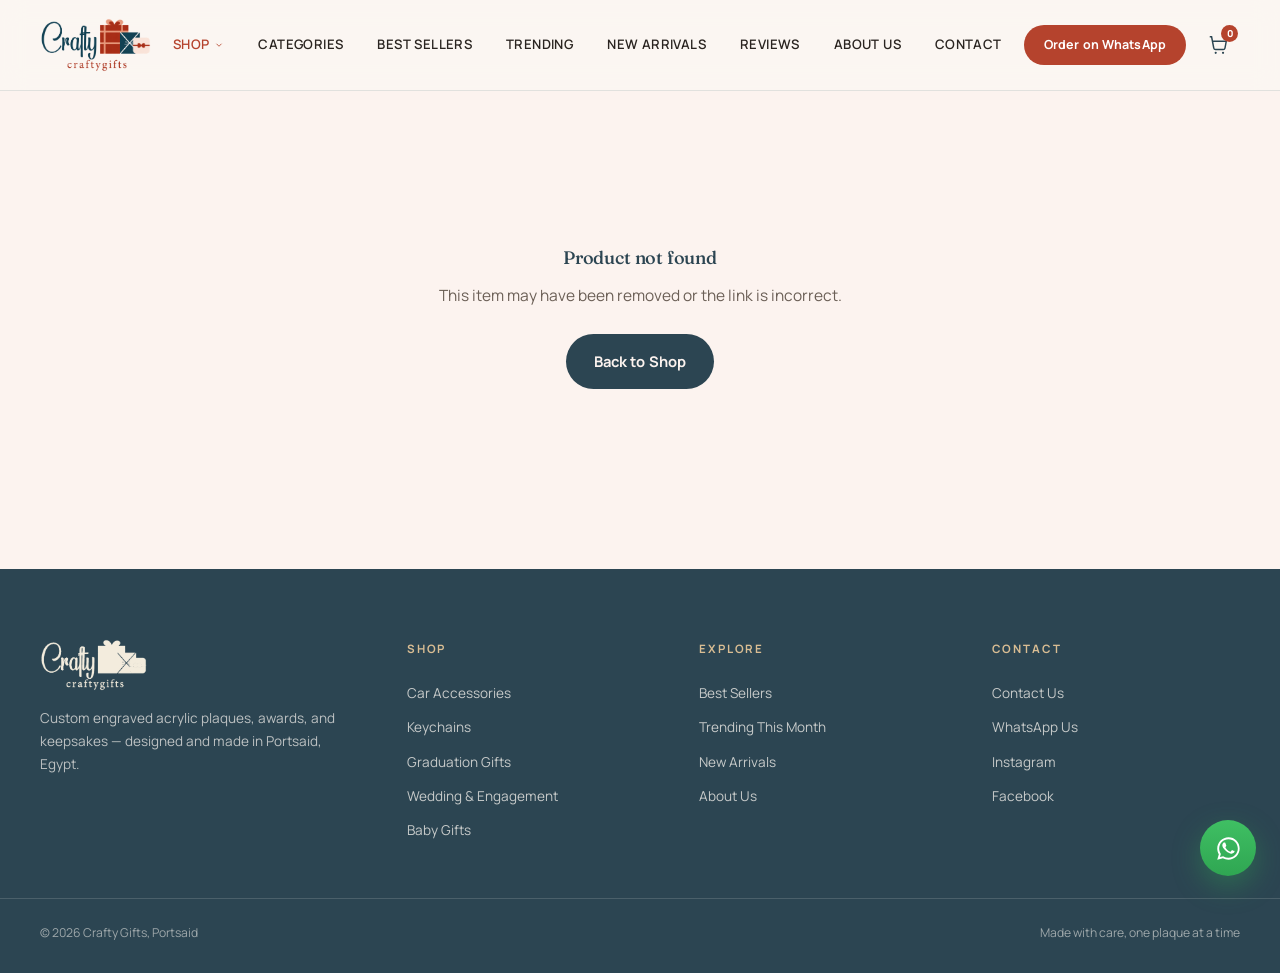
<file: product.html>
<!DOCTYPE html>
<html lang="en">
<head>
<meta charset="UTF-8">
<meta name="viewport" content="width=device-width, initial-scale=1.0">
<title id="pageTitle">Product — Crafty Gifts</title>
<link rel="stylesheet" href="assets/css/style.css">
</head>
<body data-page="shop">

<div id="header-placeholder"></div>
<script src="assets/js/products.js"></script>
<script src="assets/js/common.js"></script>

<main class="wrap" id="productMain">
  <nav class="breadcrumb" id="breadcrumbNav"></nav>
  <div id="productContent"></div>

  <section class="section-tight" id="relatedSection" style="display:none;">
    <div class="section-head reveal">
      <span class="eyebrow">You May Also Like</span>
      <h2>Related Pieces</h2>
    </div>
    <div class="product-grid" id="relatedGrid"></div>
  </section>
</main>

<div id="footer-placeholder"></div>

<script>
  const params = new URLSearchParams(window.location.search);
  const product = getProductById(params.get("id"));
  let qty = 1;
  let activeImageIndex = 0;

  if (!product) {
    document.getElementById("productContent").innerHTML = `
      <div class="empty-state">
        <h3>Product not found</h3>
        <p>This item may have been removed or the link is incorrect.</p>
        <a href="shop.html" class="btn btn-primary">Back to Shop</a>
      </div>`;
  } else {
    const cat = getCategoryBySlug(product.category);
    document.getElementById("pageTitle").textContent = product.name + " — Crafty Gifts";
    document.getElementById("breadcrumbNav").innerHTML = `
      <a href="index.html">Home</a><span class="sep">/</span>
      <a href="shop.html">Shop</a><span class="sep">/</span>
      <a href="category.html?cat=${product.category}">${cat ? cat.name : ""}</a><span class="sep">/</span>
      <span class="current">${product.name}</span>`;

    function renderProduct() {
      const images = product.images;
      document.getElementById("productContent").innerHTML = `
        <div class="product-detail">
          <div>
            <div class="pd-gallery-main"><img src="${images[activeImageIndex]}" alt="${product.name}" id="pdMainImage"></div>
            ${images.length > 1 ? `
            <div class="pd-thumbs">
              ${images.map((img, i) => `<div class="pd-thumb${i === activeImageIndex ? " active" : ""}" data-idx="${i}"><img src="${img}" alt="${product.name} view ${i + 1}"></div>`).join("")}
            </div>` : ""}
          </div>
          <div class="pd-info">
            <span class="cat-label">${cat ? cat.name : ""}</span>
            <h1 class="text-reveal">${product.name}</h1>
            <div class="pd-price">${product.priceLabel}</div>
            <p class="pd-desc">${product.desc}</p>

            <div class="pd-specs">
              <div class="pd-spec-row"><div class="label">Materials</div><div class="value">${product.materials}</div></div>
              <div class="pd-spec-row"><div class="label">Dimensions</div><div class="value">${product.dimensions}</div></div>
              <div class="pd-spec-row"><div class="label">Personalization</div><div class="value">${product.personalization}</div></div>
              <div class="pd-spec-row"><div class="label">Delivery Time</div><div class="value">${product.delivery}</div></div>
            </div>

            <div class="pd-qty">
              <div class="qty-control">
                <button id="qtyMinus">−</button>
                <span id="qtyValue">${qty}</span>
                <button id="qtyPlus">+</button>
              </div>
              <span style="font-size:0.85rem;color:var(--ink-soft);">quantity</span>
            </div>

            <div class="pd-actions">
              <button class="btn btn-outline" id="addToCartBtn">Add to Cart</button>
              <a href="#" class="btn btn-terracotta" id="orderWaBtn">Order via WhatsApp</a>
            </div>

            <div class="pd-trust">
              <div><svg viewBox="0 0 24 24" fill="none" stroke="currentColor" stroke-width="2"><path d="M20 6L9 17l-5-5"/></svg> Preview sent before we engrave</div>
              <div><svg viewBox="0 0 24 24" fill="none" stroke="currentColor" stroke-width="2"><path d="M20 6L9 17l-5-5"/></svg> Gift-ready packaging</div>
              <div><svg viewBox="0 0 24 24" fill="none" stroke="currentColor" stroke-width="2"><path d="M20 6L9 17l-5-5"/></svg> Nationwide shipping</div>
            </div>
          </div>
        </div>`;

      // Thumbnail switching
      document.querySelectorAll(".pd-thumb").forEach((thumb) => {
        thumb.addEventListener("click", () => {
          activeImageIndex = parseInt(thumb.dataset.idx, 10);
          document.getElementById("pdMainImage").src = images[activeImageIndex];
          document.querySelectorAll(".pd-thumb").forEach((t) => t.classList.remove("active"));
          thumb.classList.add("active");
        });
      });

      // Qty controls
      document.getElementById("qtyMinus").addEventListener("click", () => { qty = Math.max(1, qty - 1); document.getElementById("qtyValue").textContent = qty; });
      document.getElementById("qtyPlus").addEventListener("click", () => { qty += 1; document.getElementById("qtyValue").textContent = qty; });

      // Add to cart
      document.getElementById("addToCartBtn").addEventListener("click", () => addToCart(product.id, qty));

      // Order via WhatsApp (direct, this product only)
      const waBtn = document.getElementById("orderWaBtn");
      waBtn.addEventListener("click", (e) => {
        e.preventDefault();
        const msg = `Hi Crafty Gifts! I'd like to order:\n• ${product.name} x${qty} — ${product.price * qty} EGP`;
        window.open(waLink(msg), "_blank");
      });
    }
    renderProduct();

    // Related products
    const related = getRelatedProducts(product, 4);
    if (related.length > 0) {
      document.getElementById("relatedSection").style.display = "block";
      renderProductGrid(document.getElementById("relatedGrid"), related);
    }
  }
  observeReveals();
</script>

</body>
</html>
</file>
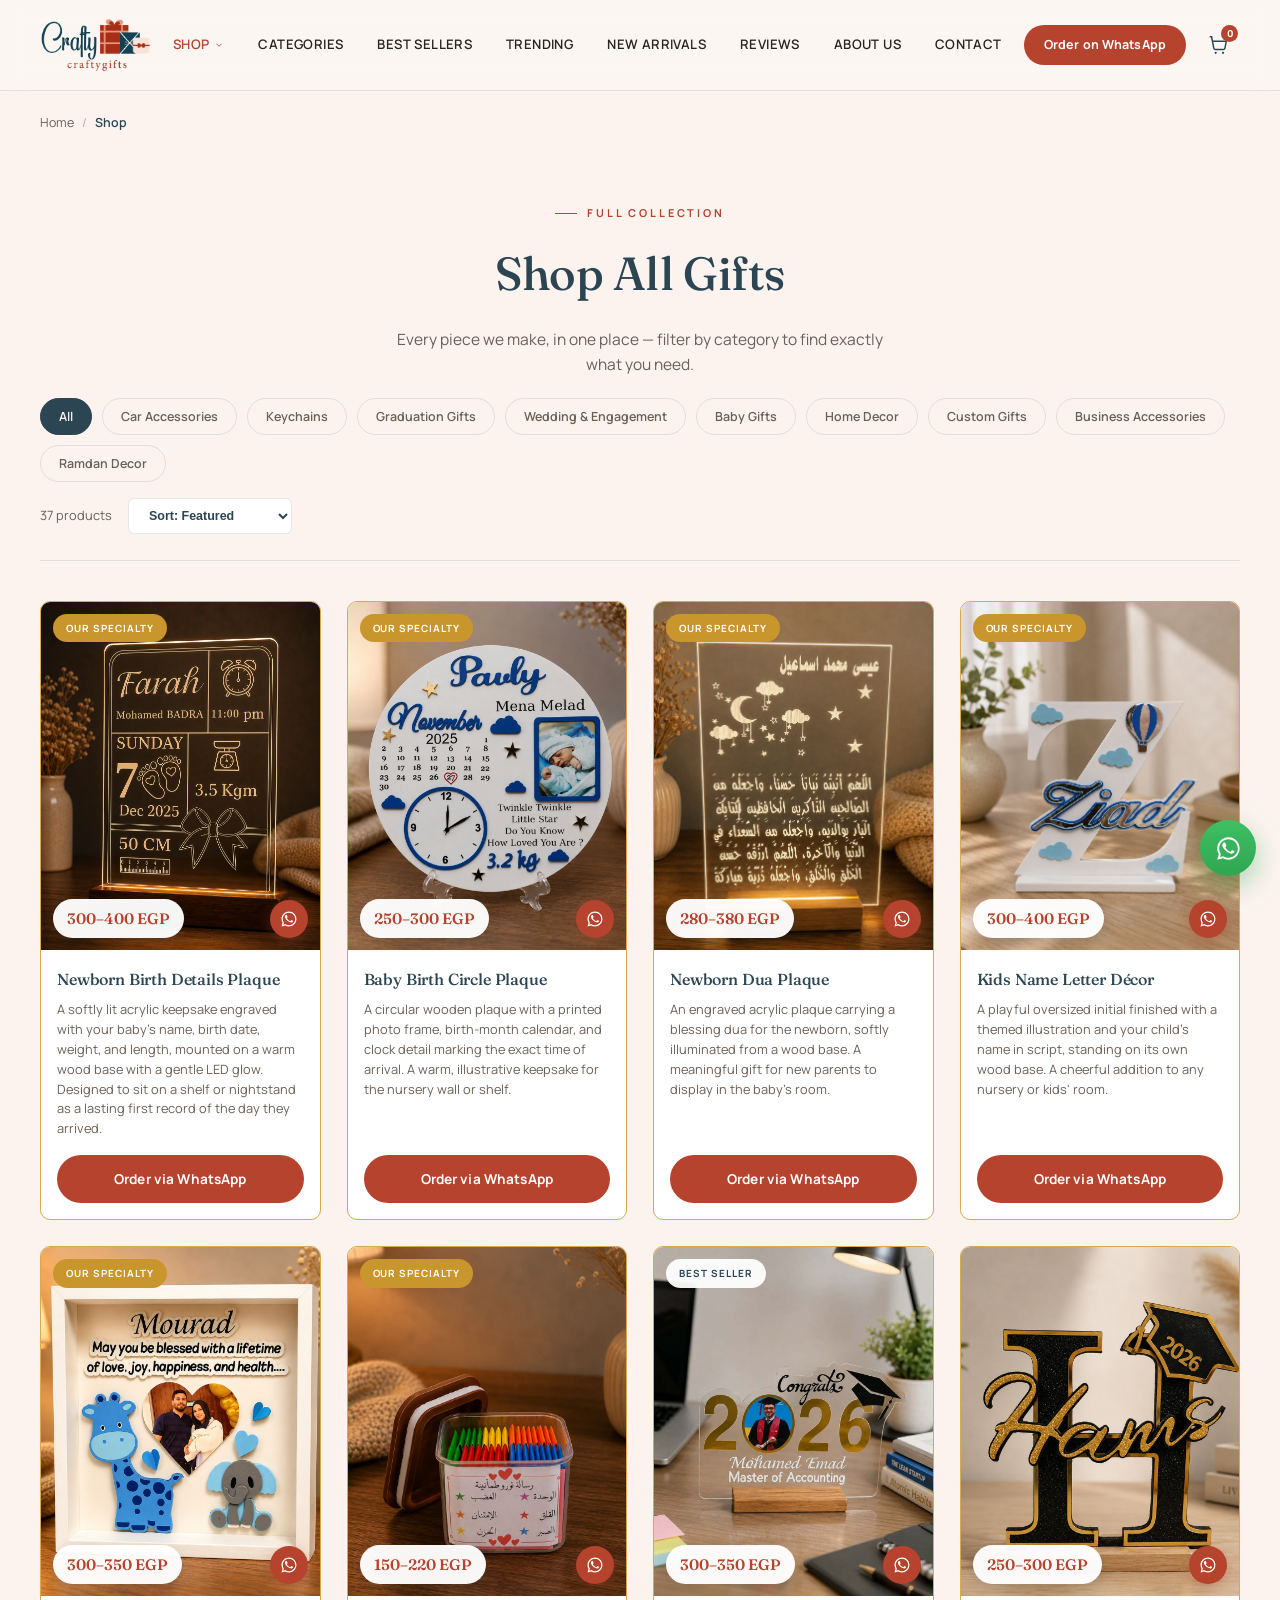
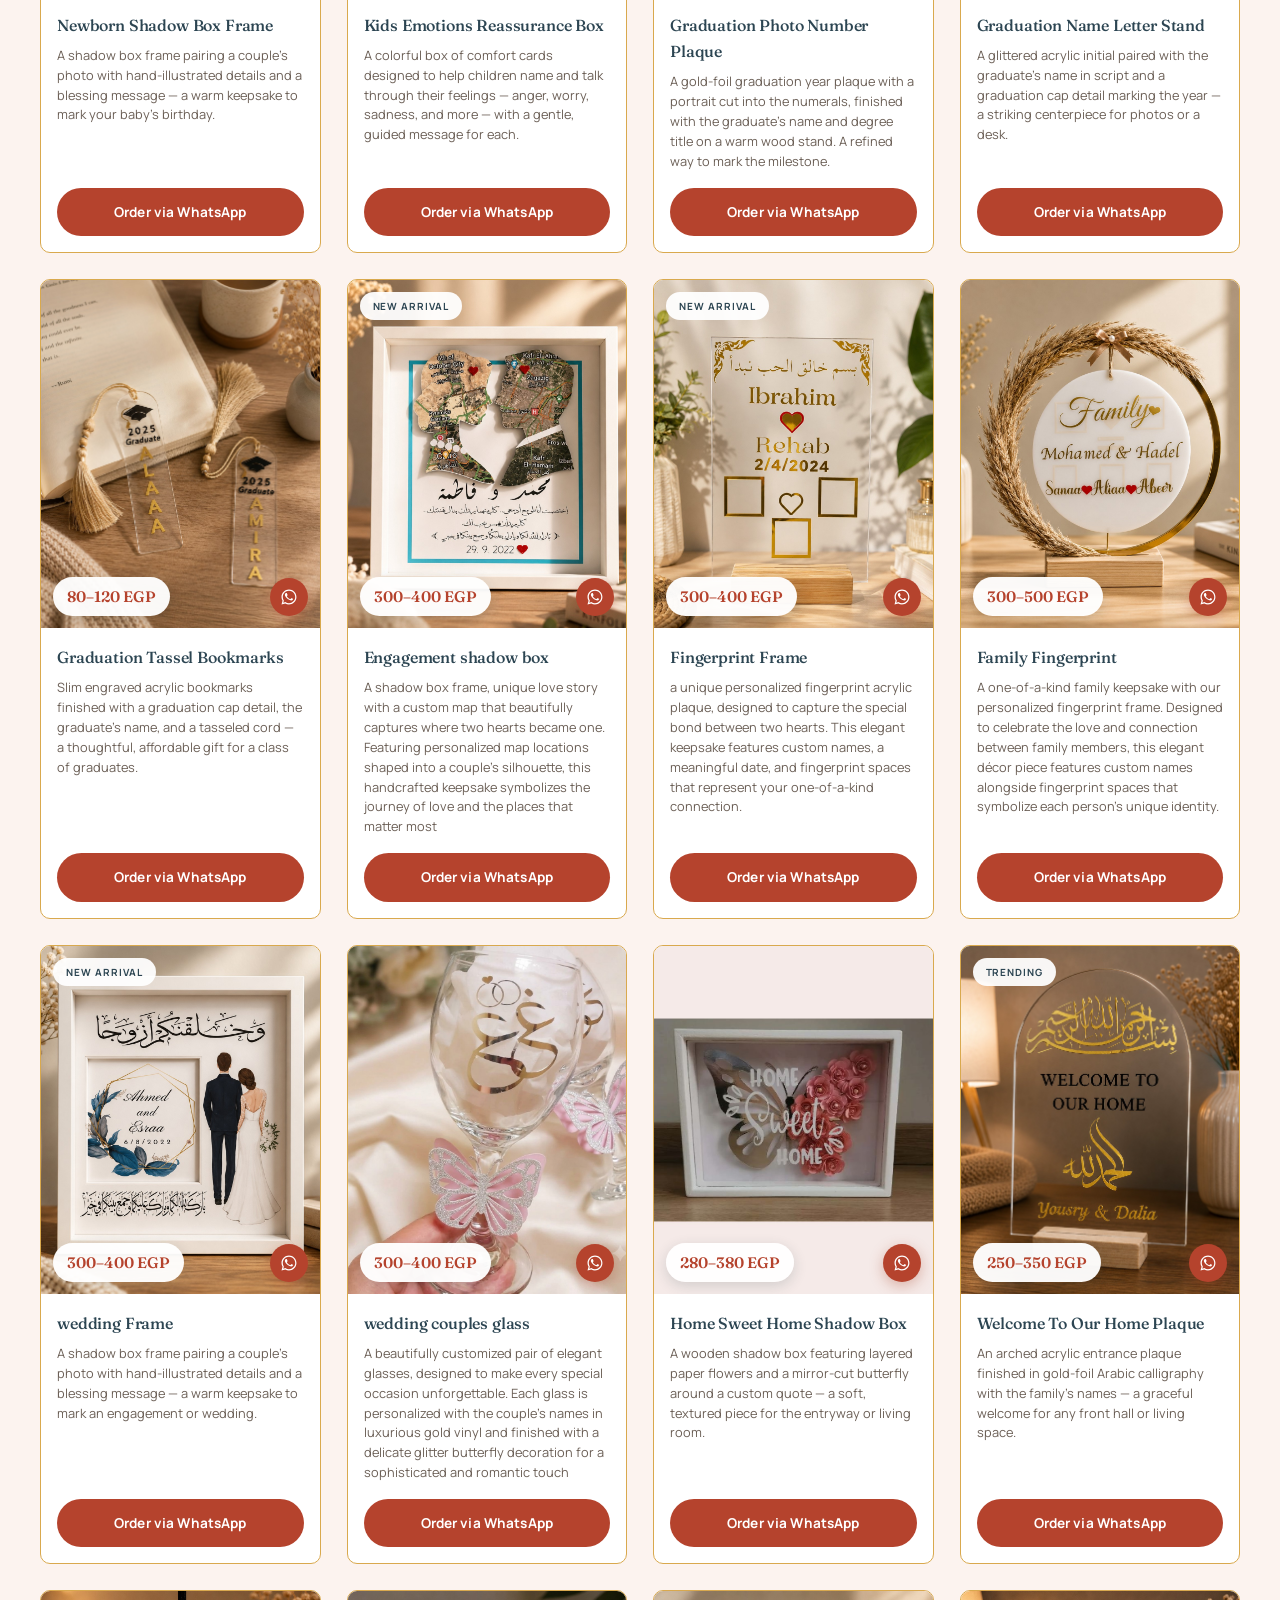
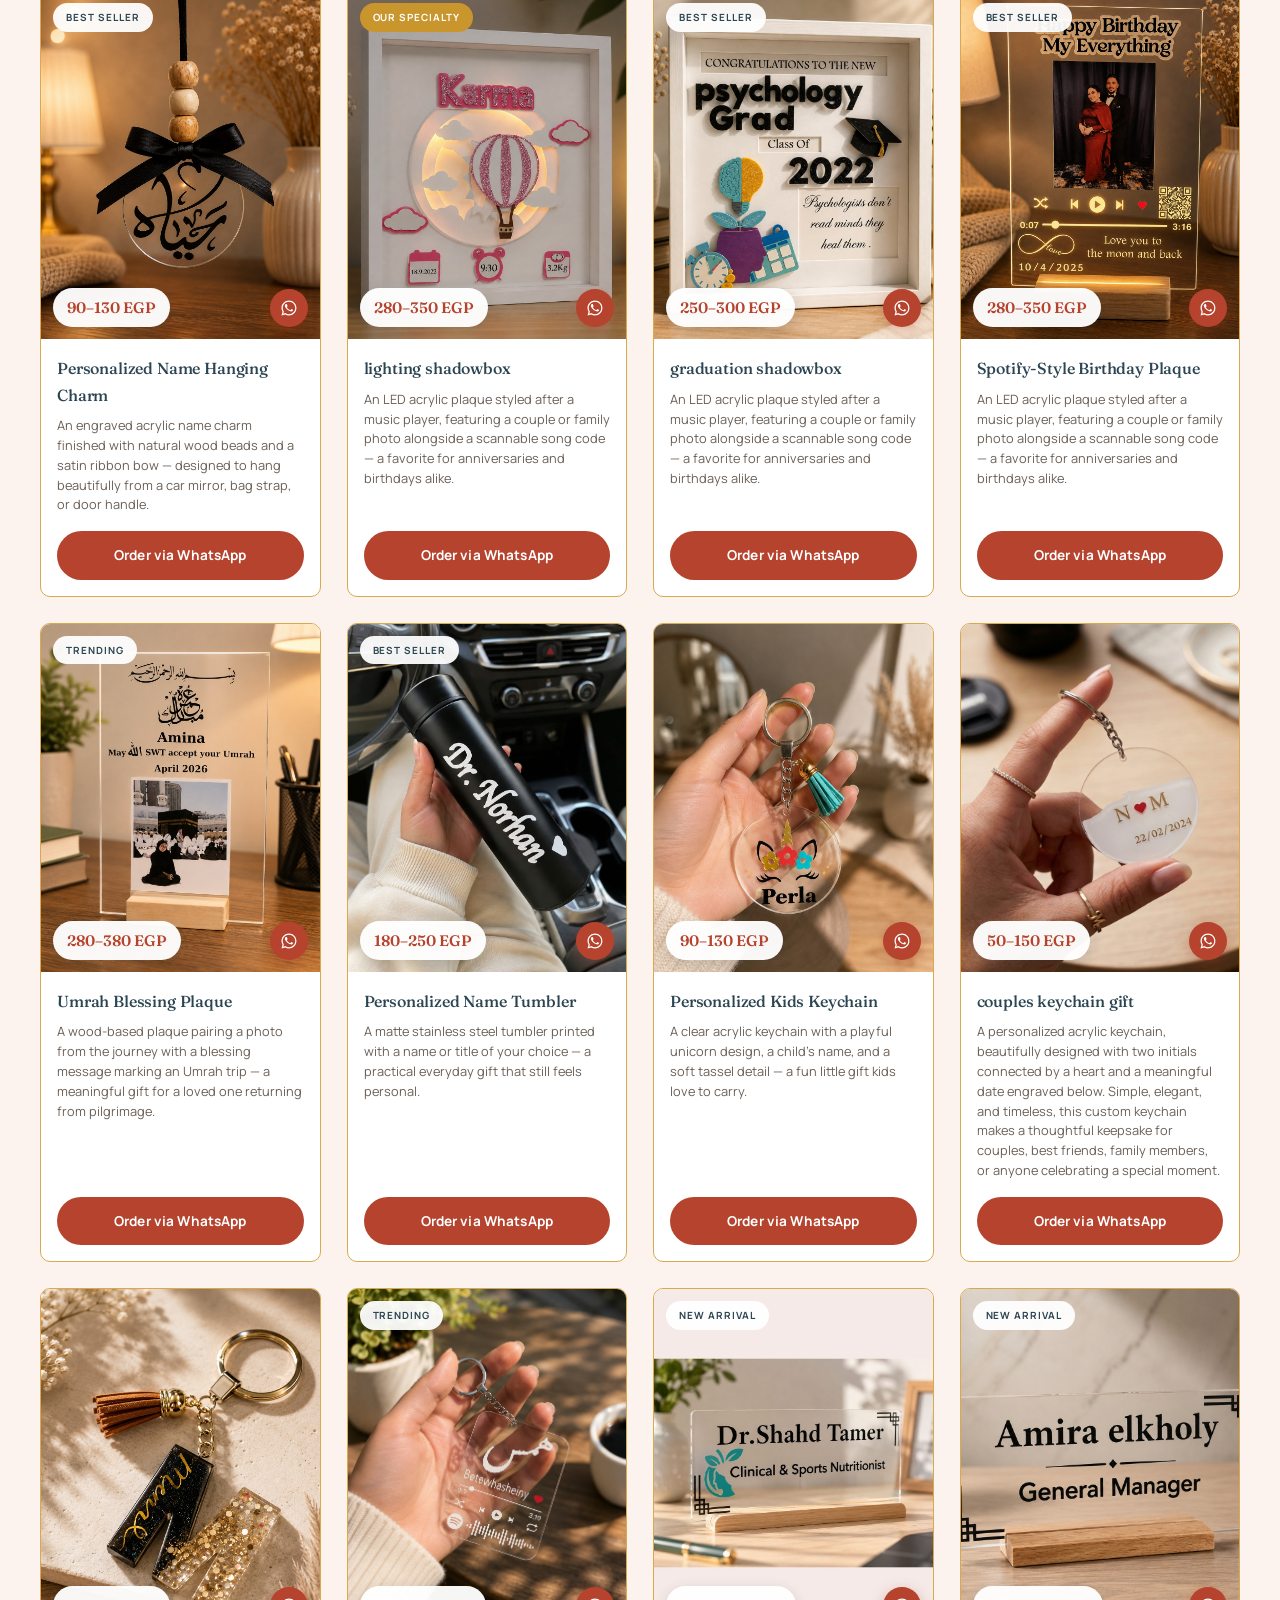
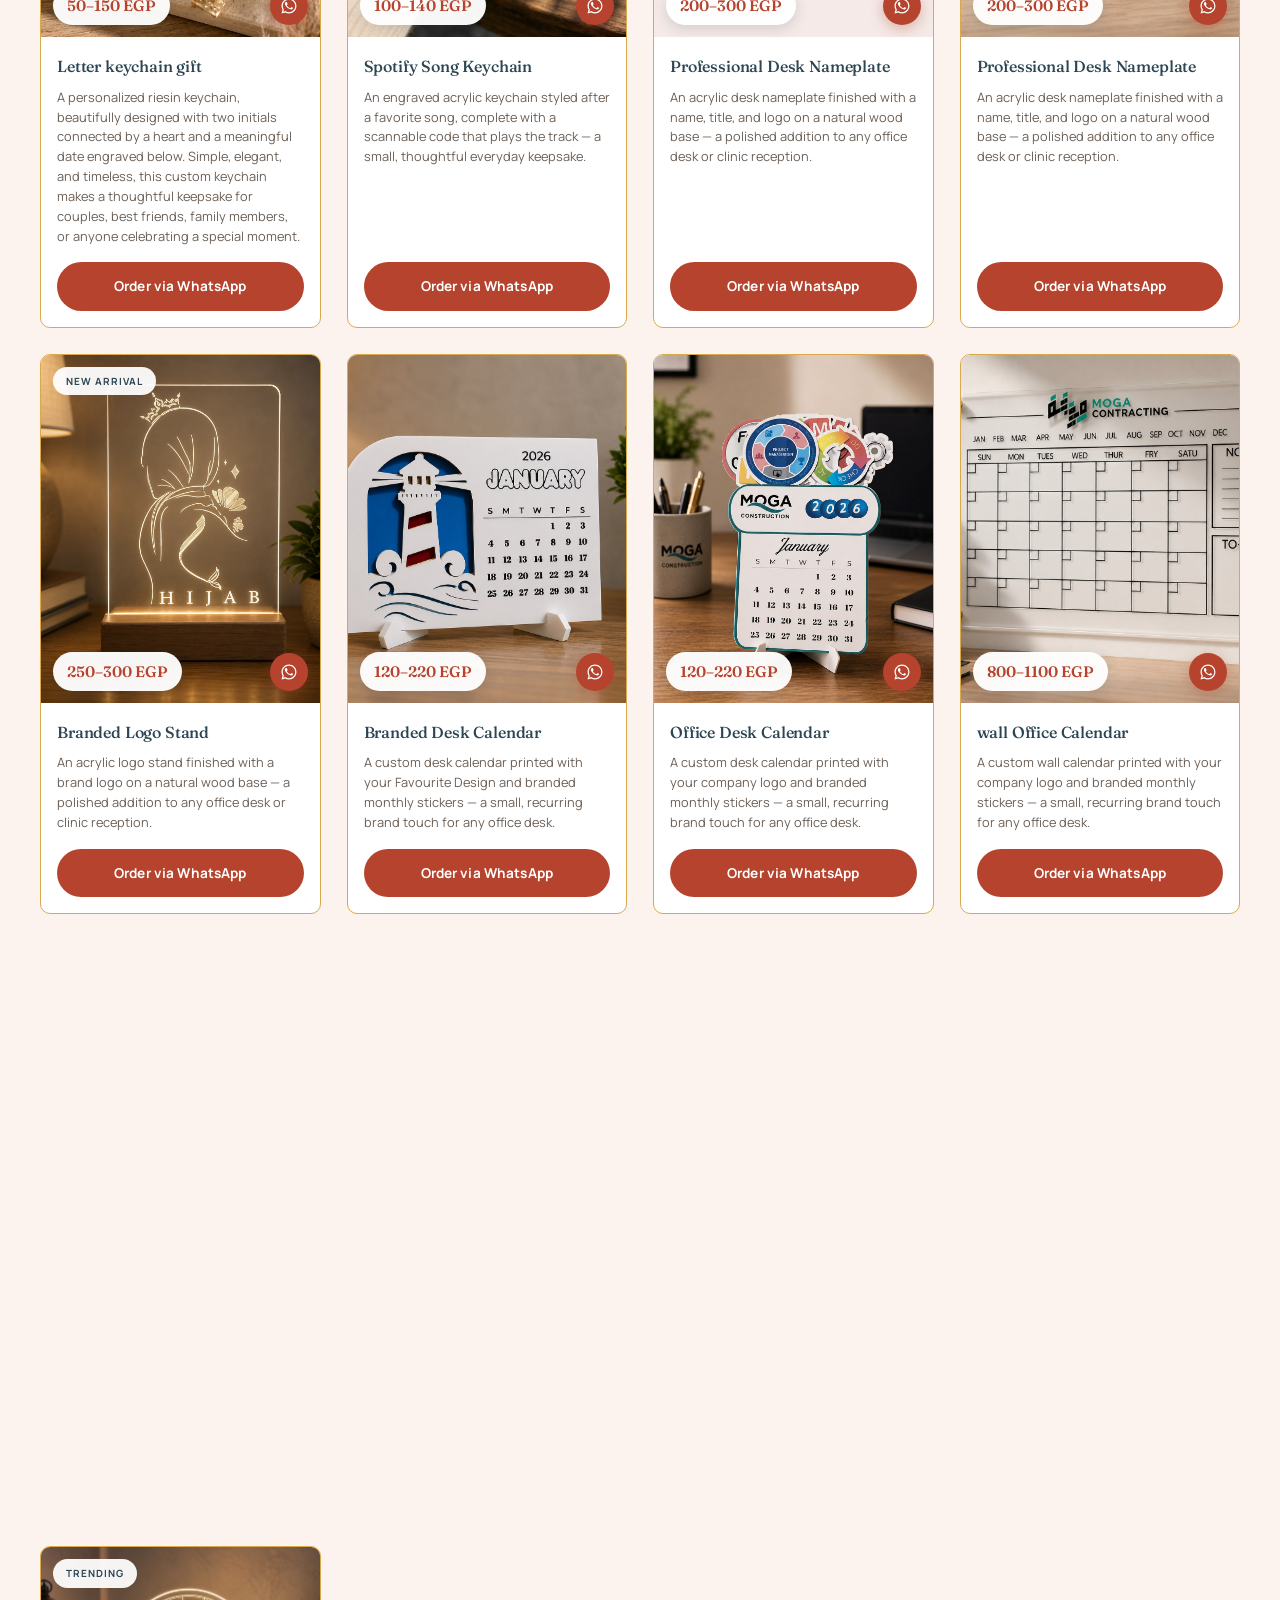
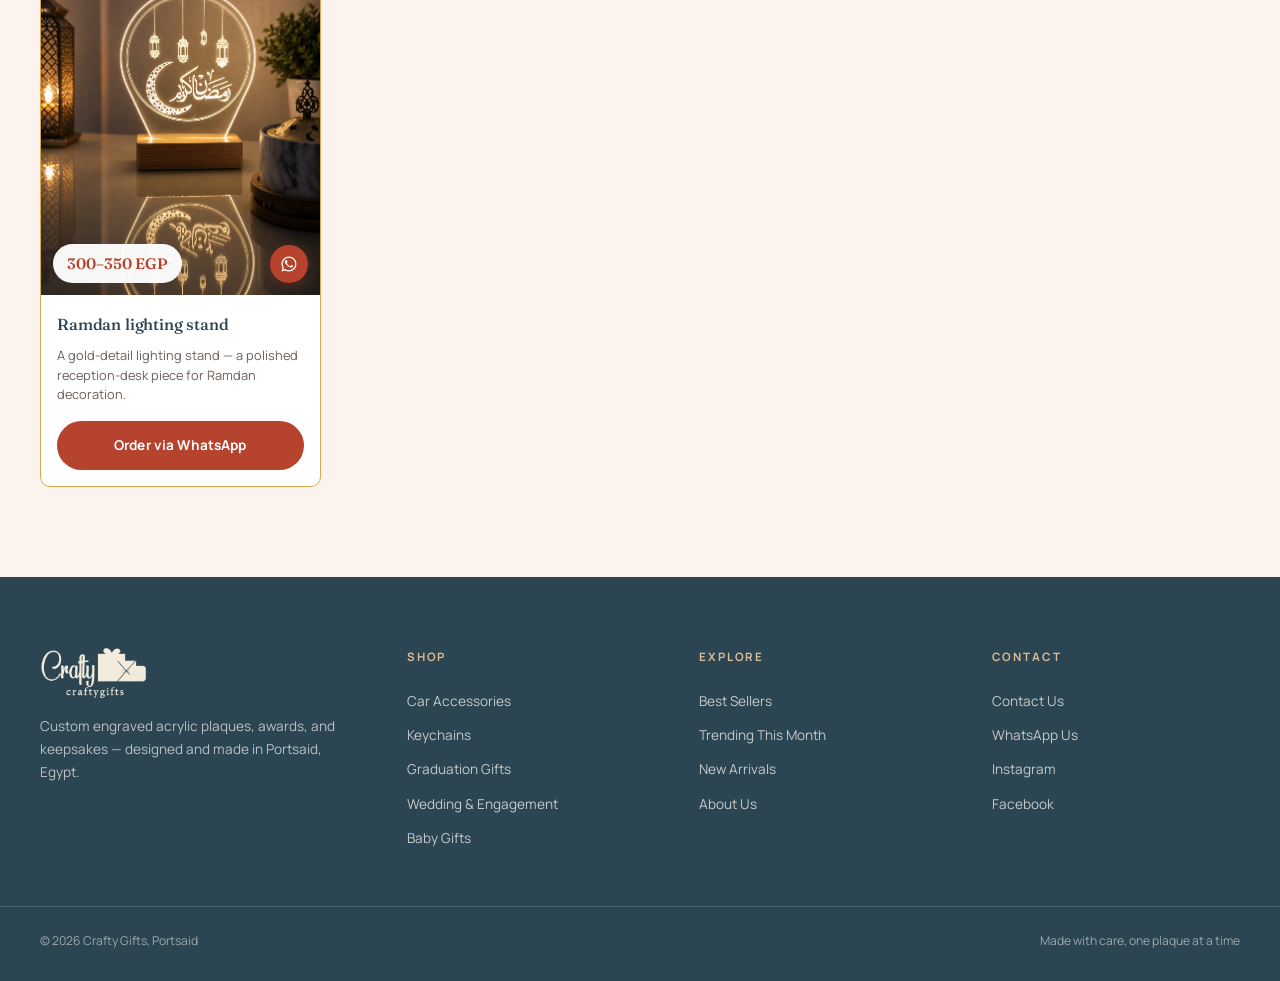
<file: shop.html>
<!DOCTYPE html>
<html lang="en">
<head>
<meta charset="UTF-8">
<meta name="viewport" content="width=device-width, initial-scale=1.0">
<title>Shop All Gifts — Crafty Gifts</title>
<link rel="stylesheet" href="assets/css/style.css">
</head>
<body data-page="shop">

<div id="header-placeholder"></div>
<script src="assets/js/products.js"></script>
<script src="assets/js/common.js"></script>

<main class="wrap">
  <nav class="breadcrumb"><a href="index.html">Home</a><span class="sep">/</span><span class="current">Shop</span></nav>

  <div class="page-banner">
    <span class="eyebrow" style="justify-content:center;">Full Collection</span>
    <h1 class="text-reveal">Shop All Gifts</h1>
    <p>Every piece we make, in one place — filter by category to find exactly what you need.</p>
  </div>

  <div class="filter-bar">
    <div class="filter-pills" id="filterPills"></div>
    <div style="display:flex; align-items:center; gap:16px;">
      <span class="result-count" id="resultCount"></span>
      <select class="sort-select" id="sortSelect">
        <option value="default">Sort: Featured</option>
        <option value="price-asc">Price: Low to High</option>
        <option value="price-desc">Price: High to Low</option>
        <option value="name-asc">Name: A to Z</option>
      </select>
    </div>
  </div>

  <div class="product-grid" id="shopGrid"></div>
</main>

<div id="footer-placeholder"></div>

<script>
  let activeFilter = "all";
  let activeSort = "default";

  const pillsEl = document.getElementById("filterPills");
  const pills = [{ slug: "all", name: "All" }, ...CATEGORIES];
  pillsEl.innerHTML = pills.map(c => `<button class="filter-pill${c.slug === 'all' ? ' active' : ''}" data-slug="${c.slug}">${c.name}</button>`).join("");

  function applyShop() {
    let list = activeFilter === "all" ? [...PRODUCTS] : getProductsByCategory(activeFilter);
    if (activeSort === "price-asc") list.sort((a, b) => a.price - b.price);
    else if (activeSort === "price-desc") list.sort((a, b) => b.price - a.price);
    else if (activeSort === "name-asc") list.sort((a, b) => a.name.localeCompare(b.name));
    document.getElementById("resultCount").textContent = `${list.length} product${list.length !== 1 ? "s" : ""}`;
    renderProductGrid(document.getElementById("shopGrid"), list);
  }

  pillsEl.addEventListener("click", (e) => {
    const btn = e.target.closest(".filter-pill");
    if (!btn) return;
    pillsEl.querySelectorAll(".filter-pill").forEach(p => p.classList.remove("active"));
    btn.classList.add("active");
    activeFilter = btn.dataset.slug;
    applyShop();
  });
  document.getElementById("sortSelect").addEventListener("change", (e) => {
    activeSort = e.target.value;
    applyShop();
  });

  // Deep-link support: shop.html?cat=slug pre-selects a filter
  const params = new URLSearchParams(window.location.search);
  const preselect = params.get("cat");
  if (preselect && CATEGORIES.some(c => c.slug === preselect)) {
    activeFilter = preselect;
    pillsEl.querySelectorAll(".filter-pill").forEach(p => p.classList.toggle("active", p.dataset.slug === preselect));
  }

  applyShop();
</script>

</body>
</html>
</file>
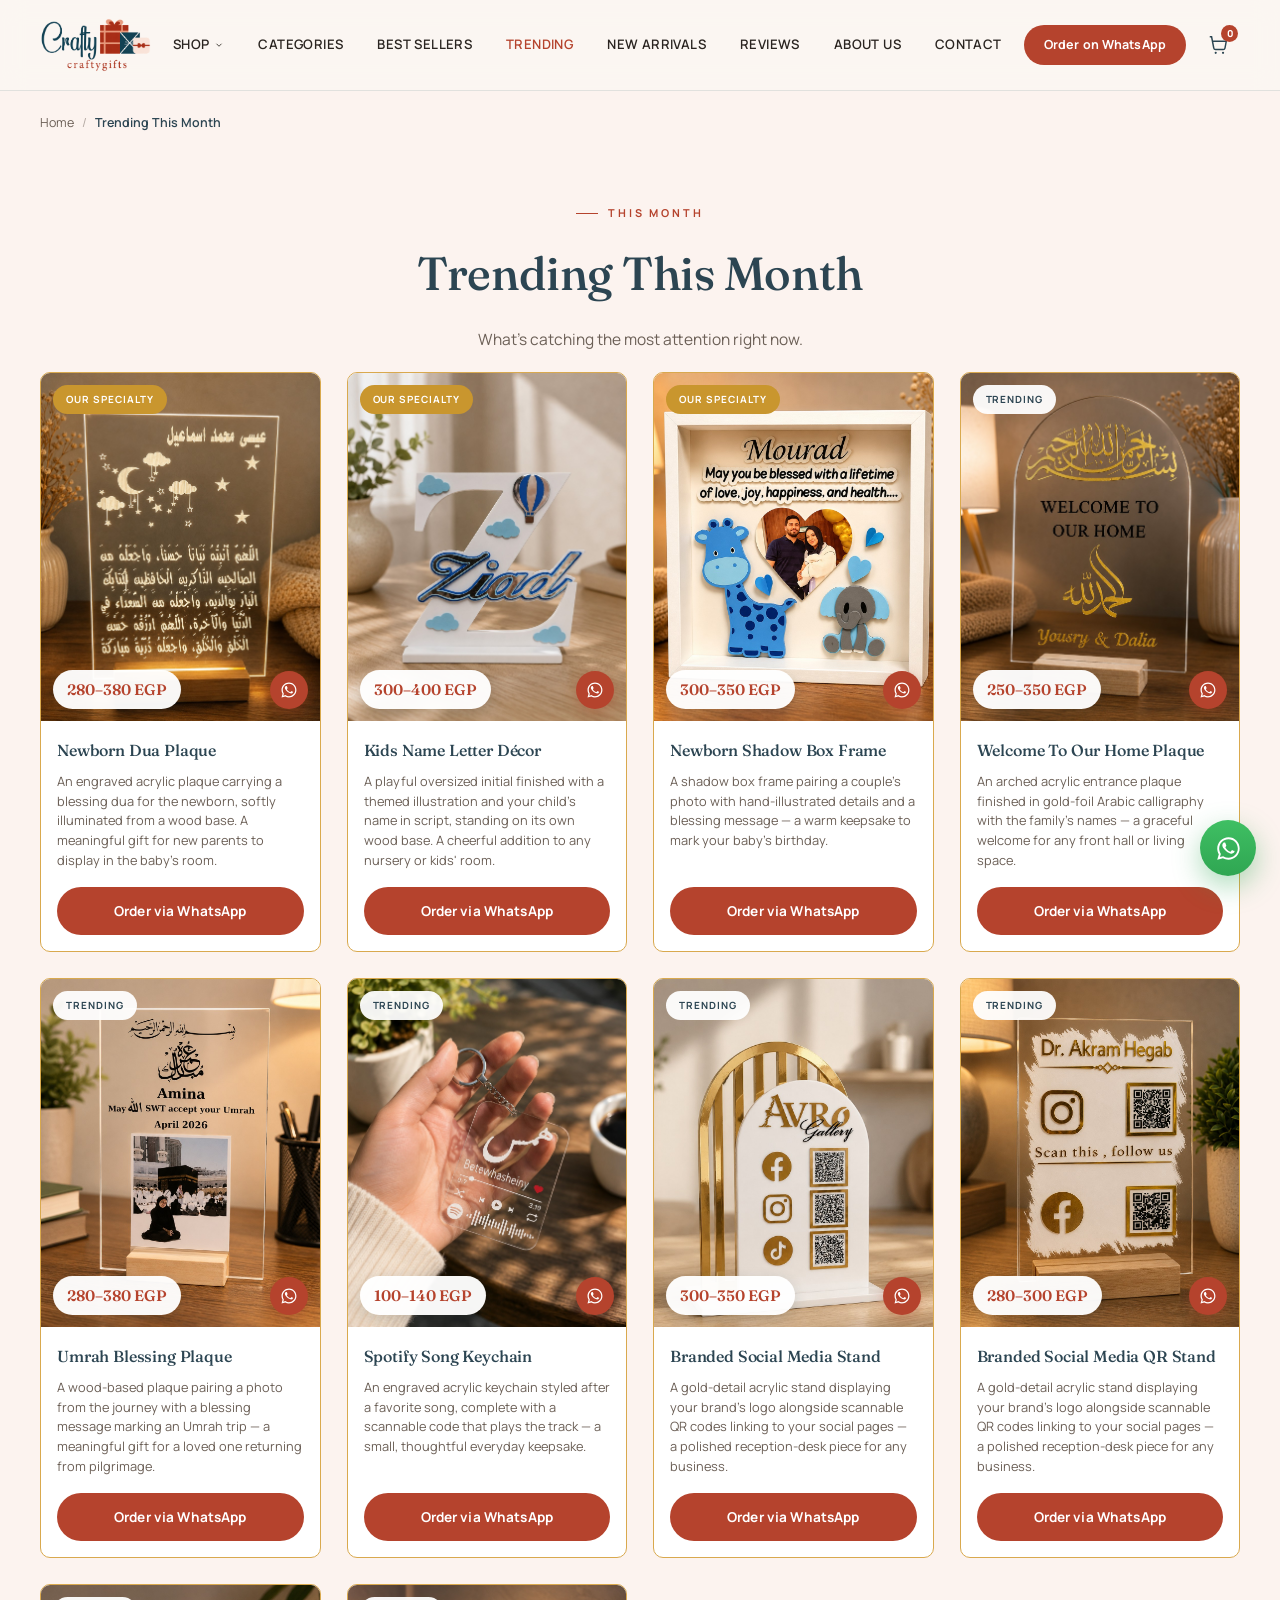
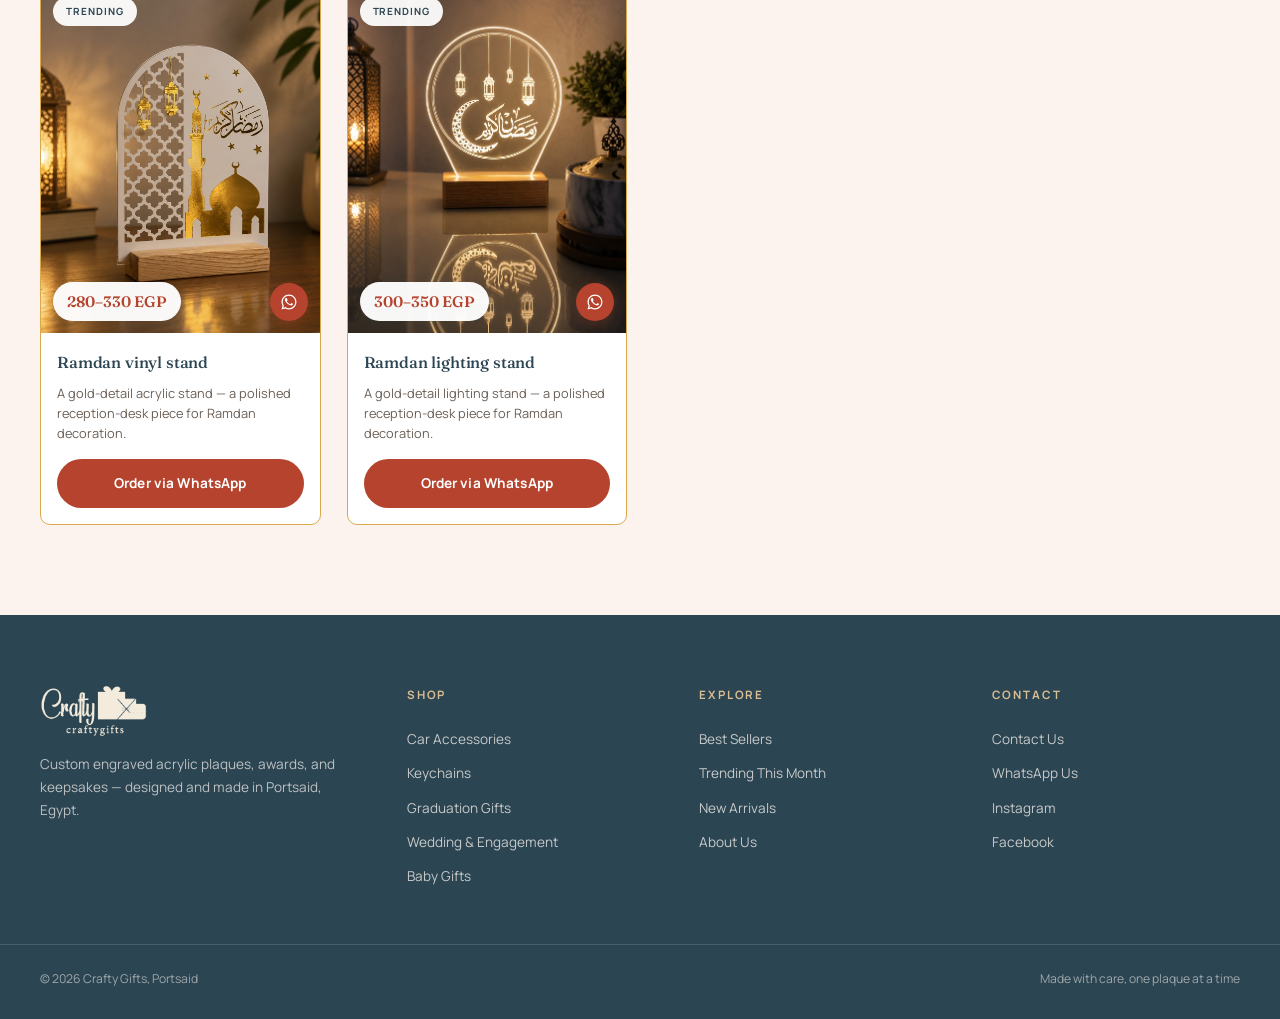
<file: trending.html>
<!DOCTYPE html>
<html lang="en">
<head>
<meta charset="UTF-8">
<meta name="viewport" content="width=device-width, initial-scale=1.0">
<title>Trending This Month — Crafty Gifts</title>
<link rel="stylesheet" href="assets/css/style.css">
</head>
<body data-page="trending">

<div id="header-placeholder"></div>
<script src="assets/js/products.js"></script>
<script src="assets/js/common.js"></script>

<main class="wrap">
  <nav class="breadcrumb"><a href="index.html">Home</a><span class="sep">/</span><span class="current">Trending This Month</span></nav>

  <div class="page-banner">
    <span class="eyebrow" style="justify-content:center;">This Month</span>
    <h1 class="text-reveal">Trending This Month</h1>
    <p>What's catching the most attention right now.</p>
  </div>

  <div class="product-grid" id="trendingGrid"></div>
</main>

<div id="footer-placeholder"></div>

<script>
  renderProductGrid(document.getElementById("trendingGrid"), getProductsByTag("trending"));
</script>

</body>
</html>
</file>
<file: assets/css/style.css>
/* ============================================================
   CRAFTY GIFTS — Design System
   Luxury minimalist: warm beige/cream, navy, terracotta, brass gold
   ============================================================ */

@import url('https://fonts.googleapis.com/css2?family=Fraunces:ital,opsz,wght@0,9..144,300;0,9..144,400;0,9..144,500;0,9..144,600;1,9..144,400;1,9..144,500&family=Manrope:wght@400;500;600;700;800&display=swap');

:root {
  /* Core palette */
  --cream: #FCF3EF;
  --beige: #F5EAE8;
  --beige-deep: #F0DCD6;
  --white: #FFFFFF;
  --navy: #2C4552;
  --navy-soft: #4D6672;
  --terracotta: #B5432D;
  --terracotta-deep: #96341f;
  --gold: #D9A94E;
  --gold-deep: #C9962E;
  --ink: #2A2420;
  --ink-soft: #6B5F56;
  --line: rgba(44,69,82,0.12);
  --line-soft: rgba(44,69,82,0.07);
  --card-border: rgba(217,169,78,0.35);

  /* Layout */
  --radius-sm: 6px;
  --radius: 10px;
  --radius-lg: 14px;
  --max: 1280px;
  --ease: cubic-bezier(0.16,1,0.3,1);
}

* { box-sizing: border-box; margin: 0; padding: 0; }
html { scroll-behavior: smooth; }
body {
  background: var(--cream);
  color: var(--ink);
  font-family: 'Manrope', sans-serif;
  line-height: 1.65;
  font-size: 15.5px;
  -webkit-font-smoothing: antialiased;
}
a { color: inherit; text-decoration: none; }
img { max-width: 100%; display: block; }
button { font-family: inherit; cursor: pointer; border: none; background: none; color: inherit; }
ul { list-style: none; }

h1, h2, h3, h4, .display { font-family: 'Fraunces', serif; font-weight: 500; color: var(--navy); letter-spacing: -0.01em; }

.wrap { max-width: var(--max); margin: 0 auto; padding: 0 40px; }
@media (max-width: 900px) { .wrap { padding: 0 28px; } }
@media (max-width: 640px) { .wrap { padding: 0 20px; } }

.eyebrow {
  font-size: 0.68rem; letter-spacing: 0.26em; text-transform: uppercase;
  font-weight: 700; color: var(--terracotta);
  display: inline-flex; align-items: center; gap: 10px;
}
.eyebrow::before { content: ''; width: 22px; height: 1px; background: var(--terracotta); display: inline-block; }

/* ---------- Buttons ---------- */
.btn {
  display: inline-flex; align-items: center; justify-content: center; gap: 8px;
  padding: 15px 28px;
  font-size: 0.92rem; font-weight: 700; letter-spacing: 0.01em; text-transform: none;
  border-radius: 999px;
  transition: all 0.3s var(--ease);
  white-space: nowrap;
}
.btn-primary { background: var(--navy); color: var(--cream); }
.btn-primary:hover { background: var(--terracotta); }
.btn-outline { border: 1.5px solid var(--navy); color: var(--navy); }
.btn-outline:hover { background: var(--navy); color: var(--cream); }
.btn-terracotta { background: var(--terracotta); color: #fff; }
.btn-terracotta:hover { background: var(--terracotta-deep); }
.btn-ghost { color: var(--navy); border-bottom: 1px solid var(--navy); padding: 4px 0; border-radius: 0; text-transform: none; font-size: 0.85rem; }
.btn-ghost:hover { color: var(--terracotta); border-color: var(--terracotta); }
.btn-sm { padding: 10px 20px; font-size: 0.78rem; }
.btn-block { width: 100%; }

/* ---------- Header ---------- */
#site-header {
  position: sticky; top: 0; z-index: 100;
  background: rgba(251,247,242,0.92);
  backdrop-filter: blur(12px);
  border-bottom: 1px solid var(--line);
  transition: box-shadow 0.3s var(--ease);
}
#site-header.scrolled { box-shadow: 0 4px 24px rgba(31,53,64,0.06); }
.header-top {
  display: flex; align-items: center; justify-content: space-between;
  padding: 18px 40px;
  max-width: var(--max); margin: 0 auto;
  transition: padding 0.35s var(--ease);
}
#site-header.scrolled .header-top { padding: 10px 40px; }
@media (max-width: 900px) {
  .header-top { padding: 16px 28px; }
  #site-header.scrolled .header-top { padding: 8px 28px; }
}
@media (max-width: 640px) {
  .header-top { padding: 14px 20px; }
  #site-header.scrolled .header-top { padding: 8px 20px; }
}
.logo-link img { height: 54px; width: auto; transition: transform 0.4s var(--ease), height 0.35s var(--ease); }
.logo-link:hover img { transform: scale(1.03); }
#site-header.scrolled .logo-link img { height: 38px; }

.main-nav { display: flex; align-items: center; gap: 34px; }
.nav-item { position: relative; }
.nav-link {
  font-size: 0.82rem; font-weight: 600; letter-spacing: 0.03em; text-transform: uppercase;
  color: var(--ink); padding: 8px 0; position: relative;
  display: flex; align-items: center; gap: 5px;
}
.nav-link::after {
  content: ''; position: absolute; left: 0; bottom: 0; width: 0; height: 1px;
  background: var(--terracotta); transition: width 0.3s var(--ease);
}
.nav-link:hover { color: var(--terracotta); }
.nav-link:hover::after { width: 100%; }
.nav-link.active { color: var(--terracotta); }
.nav-link .chev { width: 10px; height: 10px; transition: transform 0.25s var(--ease); }
.nav-item:hover .chev { transform: rotate(180deg); }

.mega-menu {
  position: absolute; top: 100%; left: 50%; transform: translateX(-50%) translateY(8px);
  background: var(--white);
  border: 1px solid var(--line);
  border-radius: var(--radius);
  box-shadow: 0 20px 50px rgba(31,53,64,0.12);
  padding: 20px;
  display: grid; grid-template-columns: repeat(2, 1fr); gap: 4px;
  min-width: 380px;
  opacity: 0; visibility: hidden;
  transition: opacity 0.25s var(--ease), transform 0.25s var(--ease), visibility 0.25s;
  z-index: 200;
}
.nav-item:hover .mega-menu { opacity: 1; visibility: visible; transform: translateX(-50%) translateY(0); }
.mega-menu a {
  padding: 10px 12px; border-radius: var(--radius-sm); font-size: 0.85rem; font-weight: 600; color: var(--ink);
  transition: background 0.2s, color 0.2s;
}
.mega-menu a:hover { background: var(--beige); color: var(--terracotta); }

.header-actions { display: flex; align-items: center; gap: 10px; }
.header-wa-btn { white-space: nowrap; }
@media (max-width: 640px) { .header-wa-btn { display: none; } }
.icon-btn {
  position: relative; width: 44px; height: 44px;
  display: flex; align-items: center; justify-content: center;
  color: var(--navy); transition: color 0.2s;
}
.icon-btn svg { width: 22px; height: 22px; }
.icon-btn:hover { color: var(--terracotta); }
.cart-count {
  position: absolute; top: 2px; right: 2px;
  background: var(--terracotta); color: #fff;
  font-size: 0.6rem; font-weight: 800;
  width: 17px; height: 17px; border-radius: 50%;
  display: flex; align-items: center; justify-content: center;
}
.mobile-toggle {
  display: none; width: 44px; height: 44px;
  align-items: center; justify-content: center;
  color: var(--navy);
}
.mobile-toggle svg { width: 24px; height: 24px; }
@media (max-width: 940px) {
  .main-nav { display: none; }
  .mobile-toggle { display: flex; }
}

/* Mobile menu drawer */
.mobile-drawer {
  position: fixed; inset: 0; z-index: 300;
  visibility: hidden;
  pointer-events: none;
}
.mobile-drawer.open { visibility: visible; pointer-events: auto; }
.mobile-drawer-scrim {
  position: absolute; inset: 0; background: rgba(31,53,64,0.4);
  opacity: 0; transition: opacity 0.3s var(--ease);
}
.mobile-drawer.open .mobile-drawer-scrim { opacity: 1; }
.mobile-drawer-panel {
  position: absolute; top: 0; right: 0; bottom: 0; width: min(320px, 84vw);
  background: var(--cream);
  padding: 28px 26px;
  transform: translateX(100%);
  transition: transform 0.4s var(--ease);
  overflow-y: auto;
}
.mobile-drawer.open .mobile-drawer-panel { transform: translateX(0); }
.mobile-drawer-close { width: 22px; height: 22px; margin-bottom: 30px; color: var(--navy); }
.mobile-drawer a {
  display: block; padding: 14px 0; font-size: 0.95rem; font-weight: 600;
  border-bottom: 1px solid var(--line-soft); color: var(--navy);
}
.mobile-drawer .sub-link { padding-left: 16px; font-size: 0.85rem; font-weight: 500; color: var(--ink-soft); }

/* ---------- Cart drawer ---------- */
.cart-drawer {
  position: fixed; inset: 0; z-index: 400;
  visibility: hidden; pointer-events: none;
}
.cart-drawer.open { visibility: visible; pointer-events: auto; }
.cart-scrim {
  position: absolute; inset: 0; background: rgba(31,53,64,0.45);
  opacity: 0; transition: opacity 0.3s var(--ease);
}
.cart-drawer.open .cart-scrim { opacity: 1; }
.cart-panel {
  position: absolute; top: 0; right: 0; bottom: 0; width: min(420px, 92vw);
  background: var(--white);
  display: flex; flex-direction: column;
  transform: translateX(100%);
  transition: transform 0.4s var(--ease);
}
.cart-drawer.open .cart-panel { transform: translateX(0); }
.cart-header {
  display: flex; align-items: center; justify-content: space-between;
  padding: 24px 26px; border-bottom: 1px solid var(--line);
}
.cart-header h3 { font-size: 1.3rem; }
.cart-close { width: 20px; height: 20px; color: var(--navy); }
.cart-items { flex: 1; overflow-y: auto; padding: 20px 26px; }
.cart-item { display: flex; gap: 14px; padding: 16px 0; border-bottom: 1px solid var(--line-soft); }
.cart-item img { width: 68px; height: 68px; object-fit: cover; border-radius: var(--radius-sm); }
.cart-item-info { flex: 1; }
.cart-item-info h4 { font-size: 0.88rem; font-weight: 700; color: var(--navy); margin-bottom: 4px; }
.cart-item-info .price { font-size: 0.82rem; color: var(--terracotta); font-family: 'Fraunces', serif; }
.cart-item-qty { display: flex; align-items: center; gap: 10px; margin-top: 8px; }
.cart-item-qty button {
  width: 22px; height: 22px; border: 1px solid var(--line); border-radius: 50%;
  display: flex; align-items: center; justify-content: center; font-size: 0.8rem;
}
.cart-item-remove { font-size: 0.72rem; color: var(--ink-soft); text-decoration: underline; margin-top: 6px; display: inline-block; }
.cart-empty { text-align: center; padding: 60px 20px; color: var(--ink-soft); }
.cart-footer { padding: 22px 26px 26px; border-top: 1px solid var(--line); }
.cart-subtotal { display: flex; justify-content: space-between; font-size: 0.95rem; font-weight: 700; color: var(--navy); margin-bottom: 16px; }
.cart-note { font-size: 0.74rem; color: var(--ink-soft); margin-top: 10px; text-align: center; }

/* ---------- Footer ---------- */
#site-footer { background: var(--navy); color: var(--cream); padding: 70px 0 30px; margin-top: 90px; }
.footer-grid { display: grid; grid-template-columns: 1.3fr 1fr 1fr 1fr; gap: 44px; margin-bottom: 50px; }
@media (max-width: 860px) { .footer-grid { grid-template-columns: 1fr 1fr; } }
@media (max-width: 560px) { .footer-grid { grid-template-columns: 1fr; } }
.footer-logo { height: 52px; margin-bottom: 16px; }
.footer-grid p { font-size: 0.85rem; color: rgba(251,247,242,0.7); line-height: 1.7; }
.footer-col h4 { font-size: 0.72rem; letter-spacing: 0.16em; text-transform: uppercase; color: #d9bd93; margin-bottom: 18px; font-family: 'Manrope', sans-serif; font-weight: 700; }
.footer-col a { display: block; font-size: 0.85rem; color: rgba(251,247,242,0.75); padding: 6px 0; transition: color 0.2s; }
.footer-col a:hover { color: #fff; }
.footer-bottom { border-top: 1px solid rgba(251,247,242,0.15); padding-top: 24px; display: flex; justify-content: space-between; flex-wrap: wrap; gap: 10px; font-size: 0.76rem; color: rgba(251,247,242,0.55); max-width: var(--max); margin: 0 auto; padding-left: 40px; padding-right: 40px; }
@media (max-width: 640px) { .footer-bottom { padding-left: 20px; padding-right: 20px; } }

/* ---------- Section basics ---------- */
.section { padding-top: 80px; padding-bottom: 80px; }
.section-tight { padding-top: 50px; padding-bottom: 50px; }
.section-head { margin-bottom: 44px; }
.section-head h2 { font-size: clamp(1.8rem, 3vw, 2.5rem); margin-top: 14px; }
.section-head p { color: var(--ink-soft); font-size: 0.95rem; max-width: 460px; margin-top: 10px; }
.section-head.center { text-align: center; }
.section-head.center p { margin-left: auto; margin-right: auto; }
.section-head-row {
  display: flex; justify-content: space-between; align-items: flex-end; flex-wrap: wrap; gap: 18px;
  padding-bottom: 26px; margin-bottom: 40px;
  border-bottom: 1px solid var(--card-border);
}
.view-all-link {
  display: inline-flex; align-items: center; gap: 8px;
  padding: 11px 20px;
  border: 1.5px solid var(--navy);
  border-radius: 999px;
  font-size: 0.82rem; font-weight: 700; color: var(--navy);
  transition: all 0.3s var(--ease);
  white-space: nowrap;
}
.view-all-link svg { width: 15px; height: 15px; transition: transform 0.3s var(--ease); }
.view-all-link:hover { background: var(--navy); color: var(--cream); }
.view-all-link:hover svg { transform: translateX(3px); }

.reveal { opacity: 0; transform: translateY(26px); transition: opacity 0.8s var(--ease), transform 0.8s var(--ease); }
.reveal.visible { opacity: 1; transform: translateY(0); }

/* ---------- Product Card (signature: gold-framed boutique card) ---------- */
.product-grid { display: grid; grid-template-columns: repeat(4, 1fr); gap: 26px; }
@media (max-width: 980px) { .product-grid { grid-template-columns: repeat(2, 1fr); } }
@media (max-width: 540px) { .product-grid { grid-template-columns: 1fr 1fr; gap: 16px; } }

.product-card {
  display: flex; flex-direction: column;
  background: var(--white);
  border: 1.5px solid var(--gold);
  border-radius: var(--radius);
  overflow: hidden;
  transition: transform 0.3s var(--ease), box-shadow 0.3s var(--ease);
}
.product-card:hover { transform: translateY(-4px); box-shadow: 0 16px 34px rgba(31,53,64,0.12); }
.product-frame {
  position: relative; aspect-ratio: 4/5; overflow: hidden;
  background: var(--beige);
}
.product-frame img { width: 100%; height: 100%; object-fit: cover; transition: transform 0.7s var(--ease); }
.product-card:hover .product-frame img { transform: scale(1.06); }

.product-badge {
  position: absolute; top: 12px; left: 12px; z-index: 2;
  font-size: 0.62rem; letter-spacing: 0.1em; text-transform: uppercase; font-weight: 700;
  color: var(--navy); background: rgba(255,255,255,0.94);
  padding: 6px 13px; border-radius: 999px;
}
.product-badge.specialty { background: var(--gold-deep); color: #fff; }
.price-badge {
  position: absolute; bottom: 12px; left: 12px; z-index: 2;
  display: flex; align-items: baseline; gap: 4px;
  background: rgba(255,255,255,0.96);
  padding: 7px 14px; border-radius: 999px;
  box-shadow: 0 4px 14px rgba(31,53,64,0.16);
  font-family: 'Fraunces', serif; font-size: 0.95rem; color: var(--terracotta); font-weight: 600;
}
.price-badge .unit { font-size: 0.62rem; color: var(--ink-soft); font-family: 'Manrope', sans-serif; font-weight: 700; margin-left: 2px; }
.product-quick {
  position: absolute; bottom: 12px; right: 12px; z-index: 2;
  width: 38px; height: 38px; border-radius: 50%;
  background: var(--terracotta);
  display: flex; align-items: center; justify-content: center;
  box-shadow: 0 4px 14px rgba(168,68,44,0.35);
  transition: transform 0.2s var(--ease);
}
.product-quick:hover { transform: scale(1.1); }
.product-quick svg { width: 18px; height: 18px; color: #fff; }

.product-info { padding: 16px 16px 4px; flex: 1; display: flex; flex-direction: column; }
.product-info .cat-label { font-size: 0.66rem; letter-spacing: 0.1em; text-transform: uppercase; color: var(--ink-soft); margin-bottom: 5px; display: block; }
.product-info h3 { font-size: 1rem; font-weight: 500; color: var(--navy); margin-bottom: 8px; }
.product-info .desc { font-size: 0.8rem; color: var(--ink-soft); line-height: 1.55; margin-bottom: 12px; flex: 1; }
.product-card-order {
  display: block; margin: 0 16px 16px; padding: 13px; text-align: center;
  background: var(--terracotta); color: #fff;
  font-size: 0.85rem; font-weight: 700; letter-spacing: 0.01em;
  border-radius: 999px;
  transition: background 0.25s var(--ease);
}
.product-card-order:hover { background: var(--terracotta-deep); }

/* ---------- Filters / Sort bar ---------- */
.filter-bar {
  display: flex; align-items: center; justify-content: space-between; flex-wrap: wrap; gap: 16px;
  padding-bottom: 26px; margin-bottom: 40px; border-bottom: 1px solid var(--line);
}
.filter-pills { display: flex; gap: 10px; flex-wrap: wrap; }
.filter-pill {
  padding: 9px 18px; border-radius: 999px; border: 1px solid var(--line);
  font-size: 0.78rem; font-weight: 600; color: var(--ink-soft);
  transition: all 0.25s var(--ease);
}
.filter-pill:hover { border-color: var(--terracotta); color: var(--terracotta); }
.filter-pill.active { background: var(--navy); border-color: var(--navy); color: var(--cream); }
.sort-select {
  padding: 9px 16px; border: 1px solid var(--line); border-radius: var(--radius-sm);
  font-size: 0.78rem; font-weight: 600; color: var(--navy); background: var(--white);
}
.result-count { font-size: 0.8rem; color: var(--ink-soft); }

/* ---------- Category tiles ---------- */
.cat-tile-grid { display: grid; grid-template-columns: repeat(4, 1fr); gap: 22px; }
@media (max-width: 980px) { .cat-tile-grid { grid-template-columns: repeat(2, 1fr); } }
@media (max-width: 560px) { .cat-tile-grid { grid-template-columns: 1fr; } }
.cat-tile { position: relative; aspect-ratio: 3/4; border-radius: var(--radius); overflow: hidden; display: block; }
.cat-tile img { width: 100%; height: 100%; object-fit: cover; transition: transform 0.6s var(--ease); }
.cat-tile:hover img { transform: scale(1.07); }
.cat-tile::after { content: ''; position: absolute; inset: 0; background: linear-gradient(0deg, rgba(20,16,12,0.72) 0%, rgba(20,16,12,0.05) 55%); }
.cat-tile-label { position: absolute; left: 20px; bottom: 20px; z-index: 2; color: #fff; }
.cat-tile-label .count { font-size: 0.68rem; letter-spacing: 0.14em; text-transform: uppercase; color: #e4cba3; display: block; margin-bottom: 6px; }
.cat-tile-label h3 { color: #fff; font-size: 1.3rem; }

/* ---------- Hero (home) ---------- */
.hero {
  position: relative;
  padding-top: 90px; padding-bottom: 100px;
  display: grid; grid-template-columns: 1.05fr 0.95fr; gap: 60px; align-items: center;
  overflow: hidden;
}
.hero::before {
  content: '';
  position: absolute; inset: 0;
  background:
    radial-gradient(ellipse 60% 90% at 8% 25%, rgba(181,67,45,0.16) 0%, rgba(181,67,45,0) 65%),
    radial-gradient(ellipse 65% 95% at 95% 45%, rgba(217,169,78,0.28) 0%, rgba(217,169,78,0) 68%);
  z-index: 0;
  pointer-events: none;
}
.hero > * { position: relative; z-index: 1; }
@media (max-width: 900px) { .hero { grid-template-columns: 1fr; padding-top: 50px; padding-bottom: 60px; text-align: left; } }
.hero h1 { font-size: clamp(2.6rem, 5.4vw, 4.2rem); line-height: 1.04; letter-spacing: -0.01em; margin: 22px 0 24px; text-shadow: 0 2px 20px rgba(251,247,242,0.6); }
.hero h1 em { font-style: italic; color: var(--terracotta); }
.hero p.lead { color: var(--ink-soft); font-size: 1.1rem; max-width: 440px; margin-bottom: 32px; }
.hero-ctas { display: flex; gap: 14px; flex-wrap: wrap; }
.hero-media { position: relative; height: 460px; }
.hero-media img {
  position: absolute; border-radius: var(--radius); object-fit: cover;
  box-shadow: 0 30px 60px rgba(31,53,64,0.16); border: 6px solid var(--white);
}
.hm1 { width: 60%; top: 0; left: 0; aspect-ratio: 4/5; z-index: 2; }
.hm2 { width: 46%; bottom: 0; right: 0; aspect-ratio: 1/1; z-index: 1; }
@media (max-width: 900px) { .hero-media { height: 380px; } }

/* ---------- Breadcrumb ---------- */
.breadcrumb { font-size: 0.78rem; color: var(--ink-soft); padding: 22px 0; }
.breadcrumb a { color: var(--ink-soft); }
.breadcrumb a:hover { color: var(--terracotta); }
.breadcrumb .sep { margin: 0 8px; opacity: 0.5; }
.breadcrumb .current { color: var(--navy); font-weight: 600; }

/* ---------- Page banner ---------- */
.page-banner { text-align: center; padding: 40px 0 20px; }
.page-banner h1 { font-size: clamp(2rem, 4vw, 2.9rem); margin-top: 14px; }
.page-banner p { color: var(--ink-soft); max-width: 520px; margin: 14px auto 0; }

/* ---------- Product detail page ---------- */
.product-detail { display: grid; grid-template-columns: 1fr 1fr; gap: 60px; padding: 40px 0 30px; }
@media (max-width: 860px) { .product-detail { grid-template-columns: 1fr; gap: 30px; } }
.pd-gallery-main { aspect-ratio: 1/1; border-radius: var(--radius); overflow: hidden; background: var(--beige); margin-bottom: 14px; }
.pd-gallery-main img { width: 100%; height: 100%; object-fit: contain; padding: 28px; }
.pd-thumbs { display: flex; gap: 10px; }
.pd-thumb { width: 74px; height: 74px; border-radius: var(--radius-sm); overflow: hidden; border: 2px solid transparent; opacity: 0.65; transition: all 0.2s; cursor: pointer; }
.pd-thumb.active { border-color: var(--terracotta); opacity: 1; }
.pd-thumb img { width: 100%; height: 100%; object-fit: cover; }

.pd-info .cat-label { font-size: 0.72rem; letter-spacing: 0.14em; text-transform: uppercase; color: var(--terracotta); font-weight: 700; }
.pd-info h1 { font-size: clamp(1.7rem, 3vw, 2.3rem); margin: 14px 0 10px; }
.pd-price { font-family: 'Fraunces', serif; font-size: 1.6rem; color: var(--terracotta); margin-bottom: 20px; }
.pd-price .unit { font-size: 0.8rem; color: var(--ink-soft); font-family: 'Manrope', sans-serif; margin-left: 6px; }
.pd-desc { color: var(--ink-soft); font-size: 0.95rem; margin-bottom: 28px; line-height: 1.75; }

.pd-specs { border-top: 1px solid var(--line); margin-bottom: 28px; }
.pd-spec-row { display: flex; gap: 20px; padding: 16px 0; border-bottom: 1px solid var(--line); }
.pd-spec-row .label { width: 150px; flex-shrink: 0; font-size: 0.78rem; font-weight: 700; letter-spacing: 0.04em; text-transform: uppercase; color: var(--navy); }
.pd-spec-row .value { font-size: 0.88rem; color: var(--ink-soft); }

.pd-qty { display: flex; align-items: center; gap: 16px; margin-bottom: 20px; }
.qty-control { display: flex; align-items: center; border: 1px solid var(--line); border-radius: var(--radius-sm); }
.qty-control button { width: 40px; height: 44px; font-size: 1rem; color: var(--navy); }
.qty-control span { width: 40px; text-align: center; font-weight: 700; }
.pd-actions { display: flex; gap: 12px; flex-wrap: wrap; }
.pd-actions .btn { flex: 1; min-width: 180px; }
.pd-trust { display: flex; gap: 22px; margin-top: 30px; flex-wrap: wrap; }
.pd-trust div { display: flex; align-items: center; gap: 8px; font-size: 0.78rem; color: var(--ink-soft); }
.pd-trust svg { width: 16px; height: 16px; color: var(--terracotta); flex-shrink: 0; }

/* ---------- About / Contact ---------- */
.split { display: grid; grid-template-columns: 1fr 1fr; gap: 60px; align-items: center; }
@media (max-width: 860px) { .split { grid-template-columns: 1fr; gap: 30px; } }
.split img { border-radius: var(--radius); width: 100%; aspect-ratio: 4/5; object-fit: cover; }
.stat-row { display: flex; gap: 40px; margin-top: 34px; flex-wrap: wrap; }
.stat-row strong { display: block; font-family: 'Fraunces', serif; font-size: 1.9rem; color: var(--terracotta); }
.stat-row span { font-size: 0.78rem; color: var(--ink-soft); }

.contact-grid { display: grid; grid-template-columns: 0.9fr 1.1fr; gap: 60px; }
@media (max-width: 860px) { .contact-grid { grid-template-columns: 1fr; gap: 40px; } }
.contact-info-item { display: flex; gap: 16px; padding: 20px 0; border-bottom: 1px solid var(--line); }
.contact-info-item svg { width: 20px; height: 20px; color: var(--terracotta); flex-shrink: 0; margin-top: 2px; }
.contact-info-item h4 { font-size: 0.95rem; color: var(--navy); margin-bottom: 4px; }
.contact-info-item p, .contact-info-item a { font-size: 0.86rem; color: var(--ink-soft); }
.form-field { margin-bottom: 20px; }
.form-field label { display: block; font-size: 0.78rem; font-weight: 700; text-transform: uppercase; letter-spacing: 0.04em; color: var(--navy); margin-bottom: 8px; }
.form-field input, .form-field textarea {
  width: 100%; padding: 13px 16px; border: 1px solid var(--line); border-radius: var(--radius-sm);
  font-family: 'Manrope', sans-serif; font-size: 0.9rem; background: var(--white); color: var(--ink);
}
.form-field textarea { resize: vertical; min-height: 120px; }
.form-field input:focus, .form-field textarea:focus { outline: none; border-color: var(--terracotta); }

/* ---------- Empty state ---------- */
.empty-state { text-align: center; padding: 90px 20px; }
.empty-state h3 { margin: 18px 0 10px; }
.empty-state p { color: var(--ink-soft); margin-bottom: 26px; }

/* ---------- Monthly video showcase ---------- */
.video-showcase { position: relative; width: 100%; aspect-ratio: 21/9; max-height: 560px; overflow: hidden; border-radius: var(--radius); background: var(--navy); }
.video-showcase video { width: 100%; height: 100%; object-fit: cover; }
.video-showcase .vs-overlay {
  position: absolute; left: 5%; bottom: 30px; z-index: 2; color: #fff;
}
.video-showcase .vs-overlay .eyebrow { color: #e4cba3; }
.video-showcase .vs-overlay .eyebrow::before { background: #e4cba3; }
.video-showcase .vs-overlay h2 { color: #fff; margin-top: 10px; font-size: clamp(1.5rem, 3vw, 2.2rem); }
.video-showcase::after {
  content: ''; position: absolute; inset: 0; z-index: 1;
  background: linear-gradient(0deg, rgba(15,12,9,0.65) 0%, rgba(15,12,9,0) 45%);
}
@media (max-width: 700px) { .video-showcase { aspect-ratio: 4/5; max-height: none; } }

/* ---------- Signature: Page-load gift intro ---------- */
body.intro-locked { overflow: hidden; height: 100vh; }

.page-intro {
  position: fixed; inset: 0; z-index: 9999;
  display: flex; flex-direction: column; align-items: center; justify-content: center;
  background: radial-gradient(circle at 50% 40%, var(--beige) 0%, var(--cream) 70%);
  transition: opacity 0.8s var(--ease), transform 0.9s var(--ease);
}
.page-intro.exiting { opacity: 0; transform: scale(1.08); pointer-events: none; }

.site-content { opacity: 0; transform: scale(0.97); transition: opacity 0.9s var(--ease) 0.1s, transform 0.9s var(--ease) 0.1s; }
.site-content.revealed { opacity: 1; transform: scale(1); }

.intro-stage { position: relative; width: 260px; height: 240px; margin-bottom: 34px; }
.intro-stage > svg { position: absolute; transition: transform 1s var(--ease), opacity 0.8s var(--ease); }

.intro-shadow { left: 50%; bottom: -6px; transform: translateX(-50%); }
.intro-box-body { left: 50%; bottom: 6px; transform: translateX(-50%); z-index: 1; }
.intro-ribbon-v { left: 50%; bottom: 6px; transform: translateX(-50%); z-index: 2; }
.intro-ribbon-h { left: 50%; bottom: 64px; transform: translateX(-50%); z-index: 2; }
.intro-lid {
  left: 50%; bottom: 138px; transform: translateX(-50%) translateY(0) rotate(0deg);
  z-index: 3; transform-origin: 15% 100%;
}
.intro-bow {
  left: 50%; bottom: 148px; transform: translateX(-50%) scale(1) rotate(0deg);
  z-index: 4; opacity: 1;
}

.page-intro.opening .intro-ribbon-v { opacity: 0; transform: translateX(-50%) scaleY(0.7); }
.page-intro.opening .intro-ribbon-h { opacity: 0; transform: translateX(-50%) scaleX(0.7); }
.page-intro.opening .intro-lid { transform: translateX(-50%) translateY(-90px) rotate(-26deg); }
.page-intro.opening .intro-bow { transform: translateX(-50%) translateY(-130px) scale(0.5) rotate(-30deg); opacity: 0; }

.intro-sparkle { z-index: 5; opacity: 0; transition: opacity 0.6s var(--ease), transform 0.9s cubic-bezier(0.34,1.56,0.64,1); }
.is1 { bottom: 190px; left: 20%; transform: scale(0); }
.is2 { bottom: 205px; right: 15%; transform: scale(0); }
.is3 { bottom: 150px; left: 6%; transform: scale(0); }
.is4 { bottom: 160px; right: 8%; transform: scale(0); }
.page-intro.opening .is1 { opacity: 1; transform: scale(1) rotate(15deg); transition-delay: 0.55s; }
.page-intro.opening .is2 { opacity: 1; transform: scale(1) rotate(-12deg); transition-delay: 0.7s; }
.page-intro.opening .is3 { opacity: 1; transform: scale(1) rotate(10deg); transition-delay: 0.85s; }
.page-intro.opening .is4 { opacity: 1; transform: scale(1) rotate(-8deg); transition-delay: 0.62s; }

.intro-text { text-align: center; opacity: 0; transform: translateY(16px) scale(0.94); transition: opacity 0.7s var(--ease), transform 0.7s var(--ease); }
.page-intro.revealed-text .intro-text { opacity: 1; transform: translateY(0) scale(1); }
.intro-text h2 { font-size: clamp(1.4rem, 3vw, 1.9rem); margin-bottom: 8px; }
.intro-text p { color: var(--ink-soft); font-size: 0.88rem; }

@media (max-width: 480px) {
  .intro-stage { width: 210px; height: 200px; transform: scale(0.9); }
}

/* ---------- Animated text reveal (word-by-word) ---------- */
.text-reveal { overflow: hidden; }
.text-reveal .word { display: inline-block; opacity: 0; transform: translateY(100%); transition: opacity 0.6s var(--ease), transform 0.6s var(--ease); }
.text-reveal.visible .word { opacity: 1; transform: translateY(0); }

/* ---------- Hero parallax layer ---------- */
.hero-media img { will-change: transform; }

/* ---------- Floating WhatsApp button ---------- */
.wa-float {
  position: fixed; bottom: 24px; right: 24px; z-index: 250;
  width: 56px; height: 56px; border-radius: 50%;
  background: linear-gradient(180deg, #3fbf63, #2fa652);
  display: flex; align-items: center; justify-content: center;
  box-shadow: 0 10px 28px rgba(47,166,82,0.4);
  transition: transform 0.25s var(--ease);
}
.wa-float:hover { transform: scale(1.08); }
.wa-float svg { width: 27px; height: 27px; color: #fff; }
@media (max-width: 600px) { .wa-float { bottom: 18px; right: 18px; width: 50px; height: 50px; } }

.text-center { text-align: center; }
.mt-40 { margin-top: 40px; }

/* ---------- Glass cards (Why Choose Us) ---------- */
.why-section { position: relative; padding-top: 60px; padding-bottom: 60px; overflow: hidden; }
.why-section::before {
  content: '';
  position: absolute; inset: -20px -20% auto -20%;
  height: 420px;
  background:
    radial-gradient(circle at 20% 30%, rgba(217,169,78,0.14) 0%, rgba(217,169,78,0) 60%),
    radial-gradient(circle at 80% 60%, rgba(181,67,45,0.12) 0%, rgba(181,67,45,0) 60%);
  z-index: 0;
  pointer-events: none;
}
.why-section > * { position: relative; z-index: 1; }
.glass-grid { display: grid; grid-template-columns: repeat(3, 1fr); gap: 26px; }
@media (max-width: 780px) { .glass-grid { grid-template-columns: 1fr; } }
.glass-card {
  background: rgba(255,255,255,0.55);
  backdrop-filter: blur(14px);
  -webkit-backdrop-filter: blur(14px);
  border: 1px solid rgba(255,255,255,0.6);
  border-radius: var(--radius);
  padding: 36px 28px;
  text-align: center;
  box-shadow: 0 8px 32px rgba(31,53,64,0.06);
  transition: transform 0.35s var(--ease), box-shadow 0.35s var(--ease);
}
.glass-card:hover { transform: translateY(-6px); box-shadow: 0 16px 40px rgba(31,53,64,0.1); }
.glass-icon {
  width: 60px; height: 60px; border-radius: 50%;
  background: rgba(181,67,45,0.1);
  display: flex; align-items: center; justify-content: center;
  margin: 0 auto 18px;
  transition: transform 0.35s cubic-bezier(0.34,1.56,0.64,1);
}
.glass-card:hover .glass-icon { transform: scale(1.08) rotate(-4deg); }
.glass-icon svg { width: 28px; height: 28px; color: var(--terracotta); }
.glass-card h3 { font-size: 1.1rem; margin-bottom: 8px; }
.glass-card p { font-size: 0.87rem; color: var(--ink-soft); }

/* ---------- Phone mockup showcase ---------- */
.device-showcase {
  position: relative;
  display: grid; grid-template-columns: 1fr 0.9fr; gap: 60px; align-items: center;
  padding-top: 70px; padding-bottom: 70px;
  overflow: hidden;
}
@media (max-width: 900px) { .device-showcase { grid-template-columns: 1fr; text-align: center; } }
.device-showcase::before {
  content: '';
  position: absolute; top: -10%; right: -10%;
  width: 500px; height: 500px;
  background: radial-gradient(circle, rgba(217,169,78,0.16) 0%, rgba(217,169,78,0) 65%);
  z-index: 0; pointer-events: none;
}
.device-showcase > * { position: relative; z-index: 1; }
.device-copy .stat-row { justify-content: flex-start; }
@media (max-width: 900px) { .device-copy .stat-row { justify-content: center; } }
.phone-frame-wrap { display: flex; justify-content: center; perspective: 1400px; }
.phone-frame {
  width: 260px;
  border-radius: 36px;
  background: linear-gradient(160deg, #2c2320, #17110d);
  padding: 12px;
  box-shadow: 0 40px 80px rgba(31,53,64,0.28), 0 10px 24px rgba(31,53,64,0.14);
  transform: rotate(-4deg);
  transition: transform 0.6s var(--ease);
}
.phone-frame:hover { transform: rotate(0deg) scale(1.02); }
.phone-screen {
  position: relative;
  border-radius: 26px;
  overflow: hidden;
  aspect-ratio: 390/844;
  background: var(--cream);
}
.phone-screen img { width: 100%; height: 100%; object-fit: cover; object-position: top; }
.phone-notch {
  position: absolute; top: 8px; left: 50%; transform: translateX(-50%);
  width: 90px; height: 22px; border-radius: 12px;
  background: #17110d;
  z-index: 2;
}

/* ---------- Reviews ---------- */
.reviews-scroll { display: flex; gap: 22px; overflow-x: auto; padding-bottom: 14px; scrollbar-width: thin; }
.review-card {
  min-width: 300px; max-width: 300px; flex-shrink: 0;
  background: var(--white);
  border: 1px solid var(--card-border);
  border-radius: var(--radius);
  padding: 26px;
}
.review-stars { color: var(--gold-deep); font-size: 0.95rem; margin-bottom: 16px; letter-spacing: 3px; }
.review-quote { font-size: 0.92rem; color: var(--ink-soft); font-style: italic; line-height: 1.7; margin-bottom: 20px; }
.review-who { font-size: 0.85rem; color: var(--navy); font-weight: 700; }
.review-where { font-size: 0.76rem; color: var(--terracotta); margin-top: 2px; }

/* ---------- Bento-style featured grid (signature layout) ---------- */
.bento-grid {
  display: grid;
  grid-template-columns: repeat(4, 1fr);
  grid-template-rows: repeat(2, 260px);
  gap: 20px;
}
.bento-item {
  position: relative; border-radius: var(--radius); overflow: hidden; display: block;
  background: var(--beige);
}
.bento-item.large { grid-column: span 2; grid-row: span 2; }
.bento-item.wide { grid-column: span 2; grid-row: span 1; }
.bento-item.tall { grid-column: span 1; grid-row: span 2; }
.bento-item.small { grid-column: span 1; grid-row: span 1; }
.bento-item img { width: 100%; height: 100%; object-fit: cover; transition: transform 0.6s var(--ease); }
.bento-item:hover img { transform: scale(1.06); }
.bento-item::after { content: ''; position: absolute; inset: 0; background: linear-gradient(0deg, rgba(20,16,12,0.68) 0%, rgba(20,16,12,0.02) 55%); }
.bento-label { position: absolute; left: 18px; bottom: 16px; right: 18px; z-index: 2; color: #fff; }
.bento-label .tag { font-size: 0.62rem; letter-spacing: 0.14em; text-transform: uppercase; color: #e4cba3; display: block; margin-bottom: 6px; font-weight: 700; }
.bento-label h3 { color: #fff; font-size: 1.05rem; font-weight: 500; }
.bento-item.large .bento-label h3 { font-size: 1.5rem; }
.bento-label .price { color: #f0d9c8; font-family: 'Fraunces', serif; font-size: 0.85rem; margin-top: 4px; }
@media (max-width: 900px) {
  .bento-grid { grid-template-columns: repeat(2, 1fr); grid-template-rows: repeat(3, 220px); }
  .bento-item.large { grid-column: span 2; grid-row: span 1; }
}
@media (max-width: 560px) {
  .bento-grid { grid-template-columns: 1fr; grid-template-rows: none; }
  .bento-item, .bento-item.large, .bento-item.wide, .bento-item.tall { grid-column: span 1; grid-row: span 1; height: 280px; }
}
</file>
